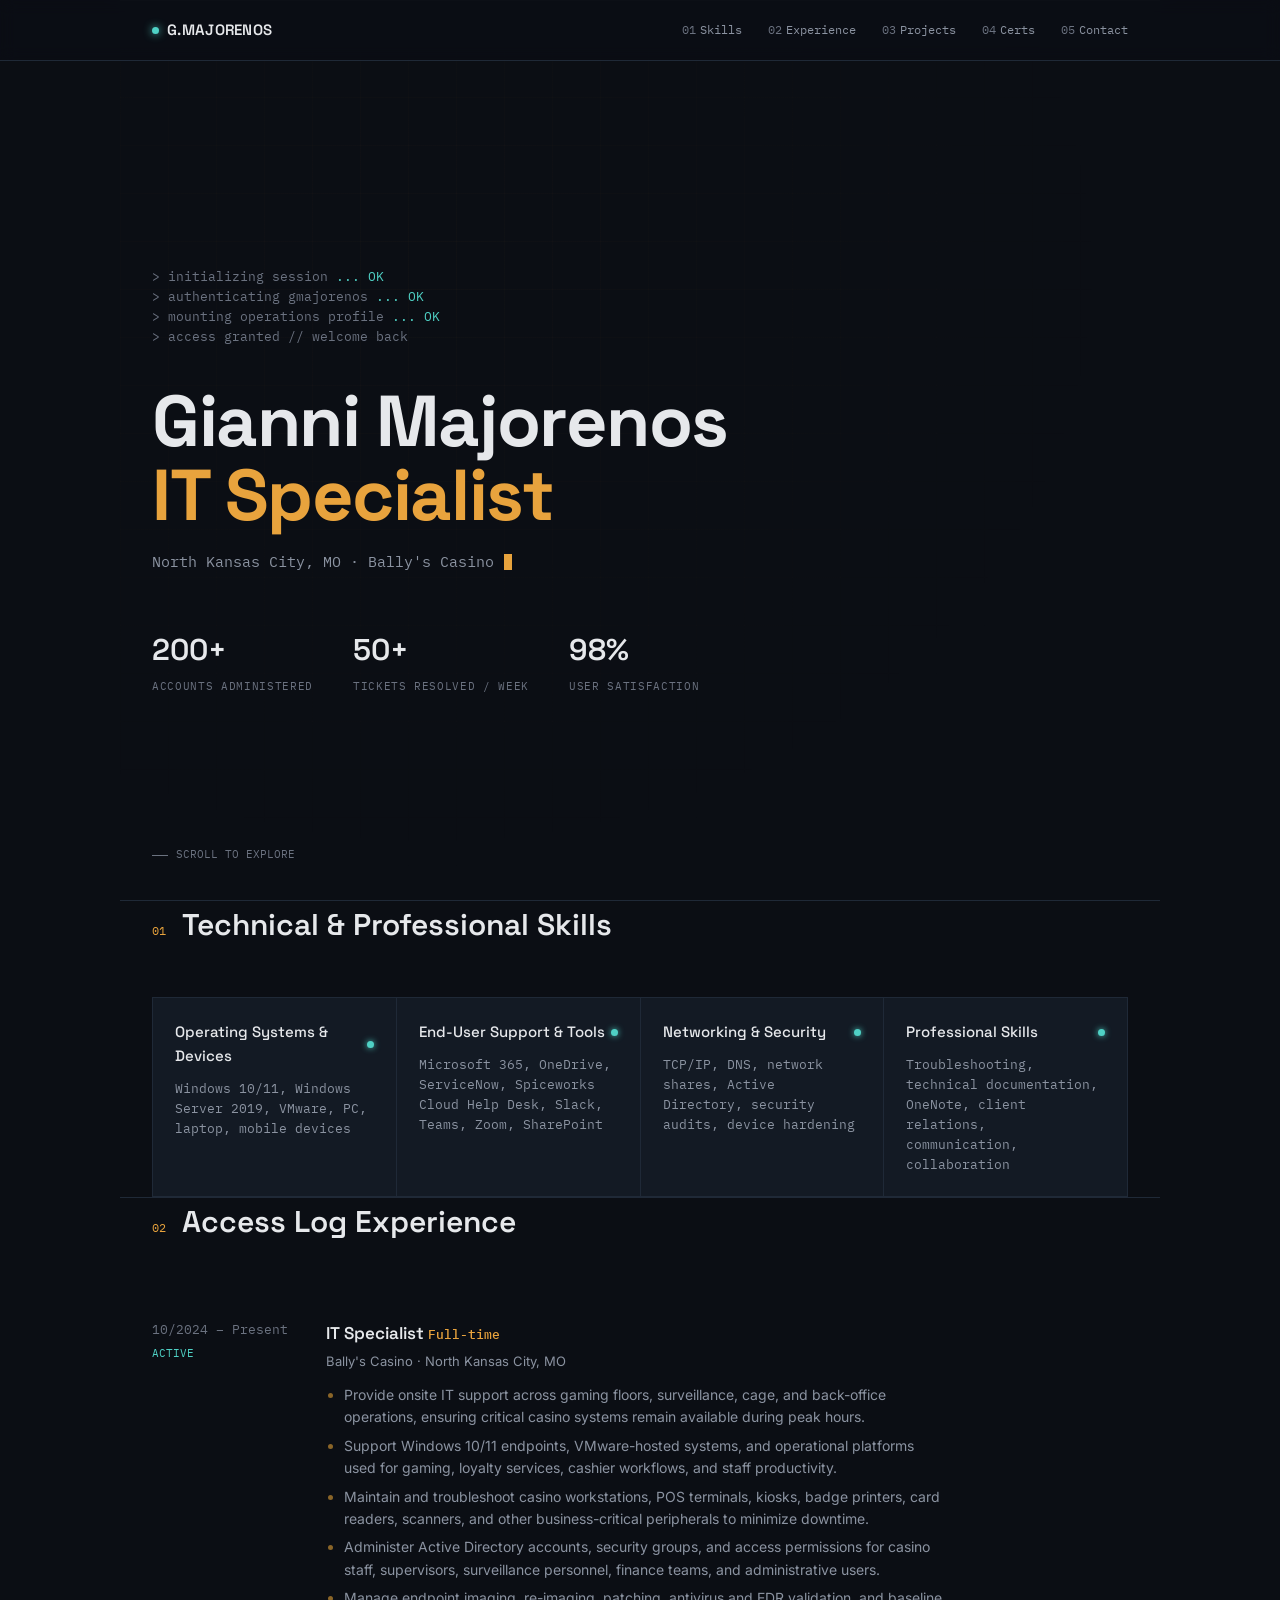
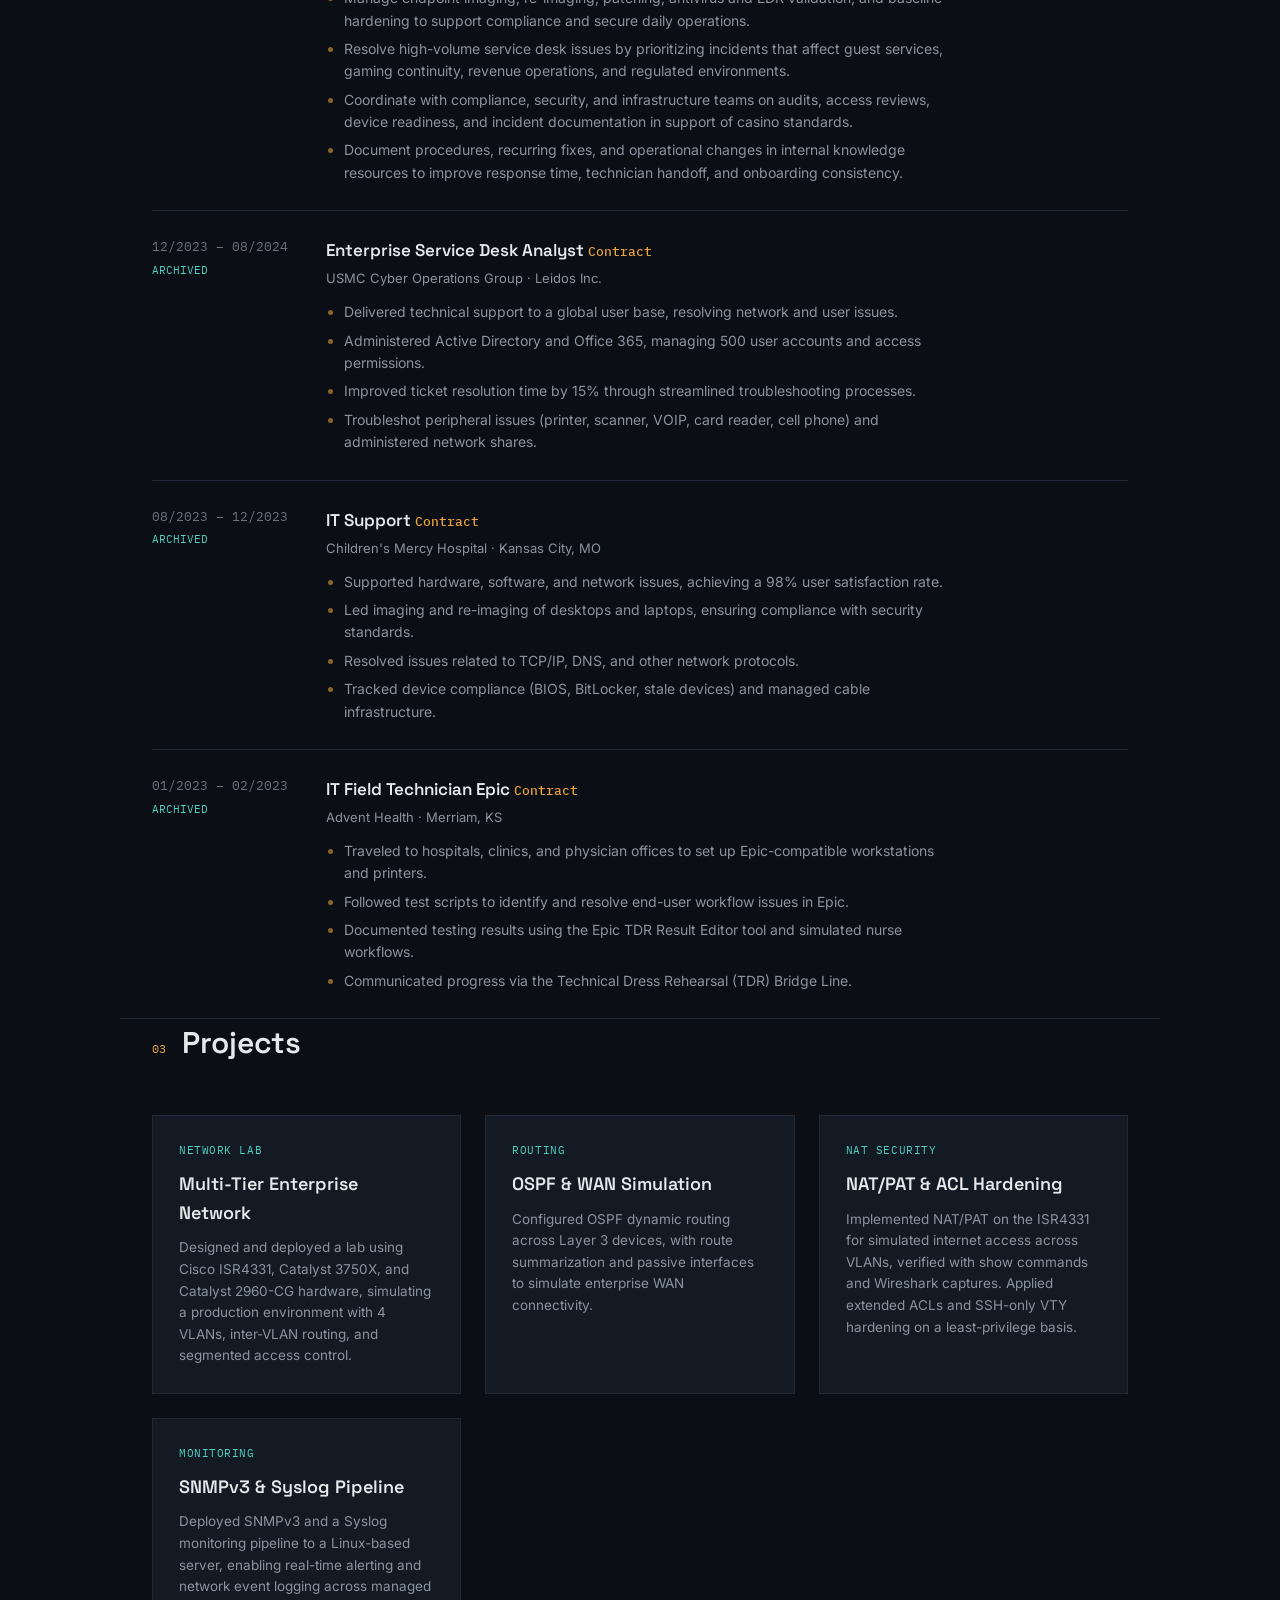
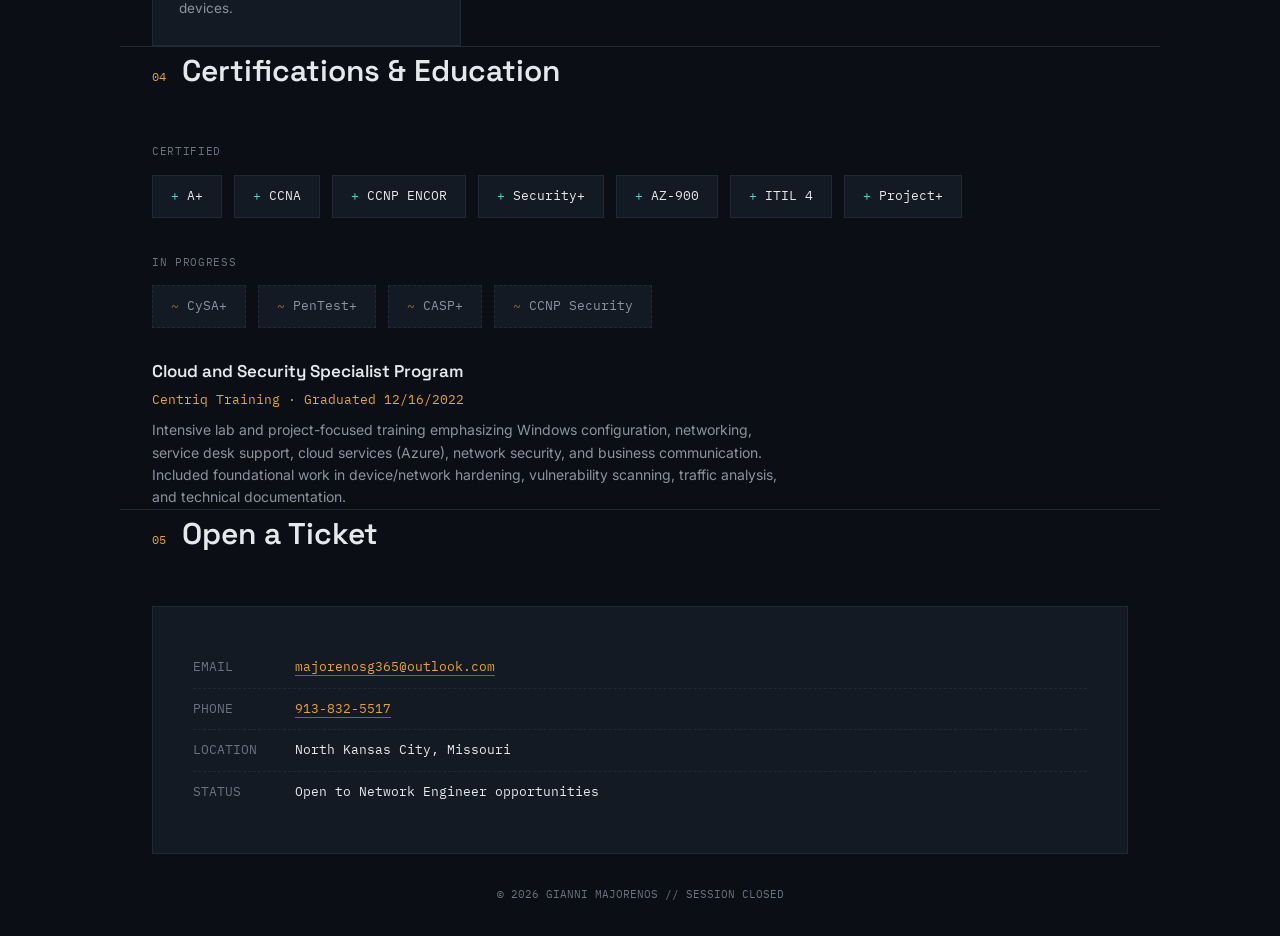
<file: index.html>
<!DOCTYPE html>
<html lang="en">
<head>
  <meta charset="UTF-8" />
  <meta name="viewport" content="width=device-width, initial-scale=1.0" />
  <title>Gianni Majorenos - IT Specialist, Bally's Casino</title>
  <link rel="preconnect" href="https://fonts.googleapis.com">
  <link href="https://fonts.googleapis.com/css2?family=Space+Grotesk:wght@400;500;600;700&family=IBM+Plex+Mono:wght@400;500;600&family=Inter:wght@400;500;600&display=swap" rel="stylesheet">
  <style>
    :root {
      --bg: #0B0E14;
      --panel: #131A24;
      --panel-border: #1F2937;
      --amber: #E8A33D;
      --amber-dim: #8A6528;
      --cyan: #4FD1C5;
      --text: #E6E8EB;
      --muted: #6B7280;
      --muted-2: #8B93A1;
    }

    * { margin: 0; padding: 0; box-sizing: border-box; }

    @media (prefers-reduced-motion: reduce) {
      *, *::before, *::after {
        animation-duration: 0.01ms !important;
        animation-iteration-count: 1 !important;
        transition-duration: 0.01ms !important;
      }
      html { scroll-behavior: auto !important; }
    }

    html { scroll-behavior: smooth; }
    body {
      background: var(--bg);
      color: var(--text);
      font-family: Inter, sans-serif;
      line-height: 1.6;
      overflow-x: hidden;
    }

    ::selection { background: var(--amber); color: var(--bg); }
    a { color: inherit; }
    .mono { font-family: "IBM Plex Mono", monospace; }
    .wrap { max-width: 1040px; margin: 0 auto; padding: 0 32px; }

    nav {
      position: fixed;
      top: 0;
      left: 0;
      right: 0;
      z-index: 100;
      background: rgba(11, 14, 20, 0.85);
      backdrop-filter: blur(8px);
      border-bottom: 1px solid var(--panel-border);
    }

    nav .wrap {
      display: flex;
      align-items: center;
      justify-content: space-between;
      height: 60px;
    }

    .nav-brand {
      font-family: "Space Grotesk", sans-serif;
      font-weight: 600;
      font-size: 15px;
      letter-spacing: 0.02em;
      display: flex;
      align-items: center;
      gap: 8px;
    }

    .dot-live {
      width: 7px;
      height: 7px;
      border-radius: 50%;
      background: var(--cyan);
      box-shadow: 0 0 8px var(--cyan);
      animation: pulse 2s ease-in-out infinite;
    }

    @keyframes pulse {
      0%, 100% { opacity: 1; }
      50% { opacity: 0.4; }
    }

    .nav-links {
      display: flex;
      gap: 26px;
      font-family: "IBM Plex Mono", monospace;
      font-size: 12px;
      color: var(--muted-2);
    }

    .nav-links a {
      text-decoration: none;
      transition: color 0.2s;
    }

    .nav-links a:hover,
    .nav-links a:focus-visible { color: var(--amber); }
    .nav-links span { color: var(--muted); margin-right: 4px; }

    @media (max-width: 720px) {
      .nav-links { display: none; }
    }

    .hero {
      min-height: 100vh;
      display: flex;
      flex-direction: column;
      justify-content: center;
      padding-top: 60px;
      position: relative;
    }

    .hero::before {
      content: "";
      position: absolute;
      inset: 0;
      background-image:
        linear-gradient(rgba(232,163,61,0.025) 1px, transparent 1px),
        linear-gradient(90deg, rgba(232,163,61,0.025) 1px, transparent 1px);
      background-size: 48px 48px;
      pointer-events: none;
      mask-image: radial-gradient(ellipse at 30% 30%, black, transparent 70%);
    }

    .boot-log {
      font-family: "IBM Plex Mono", monospace;
      font-size: 12.5px;
      color: var(--muted);
      margin-bottom: 28px;
      min-height: 90px;
    }

    .boot-log div { opacity: 0; animation: fadeIn 0.4s forwards; }
    .boot-log .ok { color: var(--cyan); }
    .boot-log div:nth-child(1) { animation-delay: 0.1s; }
    .boot-log div:nth-child(2) { animation-delay: 0.4s; }
    .boot-log div:nth-child(3) { animation-delay: 0.7s; }
    .boot-log div:nth-child(4) { animation-delay: 1s; }

    @keyframes fadeIn { to { opacity: 1; } }

    .hero h1 {
      font-family: "Space Grotesk", sans-serif;
      font-weight: 700;
      font-size: clamp(38px, 6.4vw, 72px);
      line-height: 1.03;
      letter-spacing: -0.02em;
      opacity: 0;
      animation: riseIn 0.6s 1.3s forwards;
    }

    .hero h1 .accent { color: var(--amber); }

    @keyframes riseIn {
      from { opacity: 0; transform: translateY(14px); }
      to { opacity: 1; transform: translateY(0); }
    }

    .hero .role {
      font-family: "IBM Plex Mono", monospace;
      font-size: 15px;
      color: var(--muted-2);
      margin-top: 18px;
      opacity: 0;
      animation: riseIn 0.6s 1.6s forwards;
      display: flex;
      align-items: center;
      gap: 10px;
      flex-wrap: wrap;
    }

    .cursor {
      display: inline-block;
      width: 8px;
      height: 16px;
      background: var(--amber);
      animation: blink 1s step-end infinite;
    }

    @keyframes blink { 50% { opacity: 0; } }

    .hero-stats {
      display: flex;
      gap: 40px;
      margin-top: 52px;
      flex-wrap: wrap;
      opacity: 0;
      animation: riseIn 0.6s 1.9s forwards;
    }

    .stat .num {
      font-family: "Space Grotesk", sans-serif;
      font-size: 30px;
      font-weight: 600;
      color: var(--text);
    }

    .stat .label {
      font-family: "IBM Plex Mono", monospace;
      font-size: 11px;
      color: var(--muted);
      text-transform: uppercase;
      letter-spacing: 0.06em;
      margin-top: 4px;
    }

    .scroll-hint {
      position: absolute;
      bottom: 36px;
      left: 32px;
      font-family: "IBM Plex Mono", monospace;
      font-size: 11px;
      color: var(--muted);
      display: flex;
      align-items: center;
      gap: 8px;
    }

    .scroll-hint::before {
      content: "";
      width: 16px;
      height: 1px;
      background: var(--muted);
    }

    section {
      padding: 110px 0;
      border-top: 1px solid var(--panel-border);
    }

    .section-head {
      display: flex;
      align-items: baseline;
      gap: 16px;
      margin-bottom: 48px;
    }

    .section-head .tag {
      font-family: "IBM Plex Mono", monospace;
      font-size: 12px;
      color: var(--amber);
    }

    .section-head h2 {
      font-family: "Space Grotesk", sans-serif;
      font-size: 30px;
      font-weight: 600;
    }

    .status-grid {
      display: grid;
      grid-template-columns: repeat(auto-fill, minmax(230px, 1fr));
      gap: 1px;
      background: var(--panel-border);
      border: 1px solid var(--panel-border);
    }

    .status-item {
      background: var(--panel);
      padding: 22px;
      transition: background 0.2s;
    }

    .status-item:hover { background: #171F2B; }

    .status-item .top-row {
      display: flex;
      align-items: center;
      justify-content: space-between;
      margin-bottom: 10px;
    }

    .status-item .name {
      font-family: "Space Grotesk", sans-serif;
      font-size: 15px;
      font-weight: 500;
    }

    .status-item .indicator {
      width: 7px;
      height: 7px;
      border-radius: 50%;
      background: var(--cyan);
      box-shadow: 0 0 6px var(--cyan);
      flex-shrink: 0;
    }

    .status-item .desc {
      font-size: 12.5px;
      color: var(--muted-2);
      font-family: "IBM Plex Mono", monospace;
      line-height: 1.6;
    }

    .log {
      font-family: "IBM Plex Mono", monospace;
      font-size: 13px;
    }

    .log-entry {
      display: grid;
      grid-template-columns: 150px 1fr;
      gap: 24px;
      padding: 26px 0;
      border-top: 1px solid var(--panel-border);
    }

    .log-entry:first-child { border-top: none; }
    .log-time { color: var(--muted); }

    .log-time .status {
      color: var(--cyan);
      display: block;
      margin-top: 4px;
      font-size: 11px;
    }

    .log-body h3 {
      font-family: "Space Grotesk", sans-serif;
      font-size: 17px;
      font-weight: 600;
      margin-bottom: 4px;
      color: var(--text);
    }

    .log-body h3 span {
      color: var(--amber);
      font-family: "IBM Plex Mono", monospace;
      font-size: 13px;
      font-weight: 500;
    }

    .log-body .place {
      font-family: Inter, sans-serif;
      font-size: 13px;
      color: var(--muted-2);
      margin-bottom: 12px;
    }

    .log-body ul {
      font-family: Inter, sans-serif;
      font-size: 14px;
      color: var(--muted-2);
      max-width: 620px;
      padding-left: 18px;
      display: flex;
      flex-direction: column;
      gap: 6px;
    }

    .log-body ul li::marker { color: var(--amber-dim); }

    @media (max-width: 640px) {
      .log-entry { grid-template-columns: 1fr; gap: 8px; }
    }

    .projects {
      display: grid;
      grid-template-columns: repeat(auto-fit, minmax(280px, 1fr));
      gap: 24px;
    }

    .project-card {
      background: var(--panel);
      border: 1px solid var(--panel-border);
      padding: 26px;
      transition: border-color 0.2s, transform 0.2s;
    }

    .project-card:hover {
      border-color: var(--amber-dim);
      transform: translateY(-2px);
    }

    .project-card .ptag {
      font-family: "IBM Plex Mono", monospace;
      font-size: 11px;
      color: var(--cyan);
      text-transform: uppercase;
      letter-spacing: 0.05em;
    }

    .project-card h3 {
      font-family: "Space Grotesk", sans-serif;
      font-size: 18px;
      font-weight: 600;
      margin: 10px 0;
    }

    .project-card p {
      font-size: 13.5px;
      color: var(--muted-2);
    }

    .cert-grid {
      display: flex;
      flex-wrap: wrap;
      gap: 12px;
    }

    .cert-pill {
      font-family: "IBM Plex Mono", monospace;
      font-size: 13px;
      padding: 10px 18px;
      border: 1px solid var(--panel-border);
      background: var(--panel);
      color: var(--text);
    }

    .cert-pill.progress {
      color: var(--muted-2);
      border-style: dashed;
    }

    .cert-pill.progress::before { content: "~ "; color: var(--amber-dim); }
    .cert-pill:not(.progress)::before { content: "+ "; color: var(--cyan); }

    .cert-sub {
      font-family: "IBM Plex Mono", monospace;
      font-size: 11px;
      color: var(--muted);
      text-transform: uppercase;
      letter-spacing: 0.06em;
      margin: 36px 0 14px;
    }

    .cert-sub:first-child { margin-top: 0; }
    .edu-block { margin-top: 30px; }

    .edu-block h3 {
      font-family: "Space Grotesk", sans-serif;
      font-size: 17px;
      font-weight: 600;
    }

    .edu-block .place {
      font-family: "IBM Plex Mono", monospace;
      font-size: 12.5px;
      color: var(--amber);
      margin: 4px 0 10px;
    }

    .edu-block p {
      font-size: 14px;
      color: var(--muted-2);
      max-width: 640px;
    }

    .ticket-box {
      background: var(--panel);
      border: 1px solid var(--panel-border);
      padding: 40px;
    }

    .ticket-box .field-row {
      font-family: "IBM Plex Mono", monospace;
      font-size: 13px;
      display: flex;
      gap: 12px;
      padding: 10px 0;
      border-bottom: 1px dashed var(--panel-border);
      flex-wrap: wrap;
    }

    .ticket-box .field-row:last-child { border-bottom: none; }
    .ticket-box .field-key { color: var(--muted); min-width: 90px; }
    .ticket-box .field-val a {
      color: var(--amber);
      text-decoration: none;
      border-bottom: 1px solid var(--amber-dim);
    }
    .ticket-box .field-val a:hover { border-color: var(--amber); }

    footer {
      padding: 32px;
      text-align: center;
      font-family: "IBM Plex Mono", monospace;
      font-size: 11px;
      color: var(--muted);
    }

    @media (max-width: 640px) {
      section { padding: 70px 0; }
      .wrap { padding: 0 20px; }
    }
  </style>
</head>
<body>
  <nav>
    <div class="wrap">
      <div class="nav-brand"><span class="dot-live"></span>G.MAJORENOS</div>
      <div class="nav-links">
        <a href="#skills"><span>01</span>Skills</a>
        <a href="#log"><span>02</span>Experience</a>
        <a href="#projects"><span>03</span>Projects</a>
        <a href="#certs"><span>04</span>Certs</a>
        <a href="#contact"><span>05</span>Contact</a>
      </div>
    </div>
  </nav>

  <section class="hero wrap">
    <div class="boot-log">
      <div>&gt; initializing session <span class="ok">... OK</span></div>
      <div>&gt; authenticating <span class="mono">gmajorenos</span> <span class="ok">... OK</span></div>
      <div>&gt; mounting operations profile <span class="ok">... OK</span></div>
      <div>&gt; access granted // welcome back</div>
    </div>

    <h1>Gianni Majorenos<br><span class="accent">IT Specialist</span></h1>

    <div class="role">
      North Kansas City, MO · Bally's Casino
      <span class="cursor"></span>
    </div>

    <div class="hero-stats">
      <div class="stat"><div class="num">200+</div><div class="label">Accounts Administered</div></div>
      <div class="stat"><div class="num">50+</div><div class="label">Tickets Resolved / Week</div></div>
      <div class="stat"><div class="num">98%</div><div class="label">User Satisfaction</div></div>
    </div>

    <div class="scroll-hint">SCROLL TO EXPLORE</div>
  </section>

  <section id="skills" class="wrap">
    <div class="section-head">
      <span class="tag">01</span>
      <h2>Technical &amp; Professional Skills</h2>
    </div>

    <div class="status-grid">
      <div class="status-item">
        <div class="top-row"><span class="name">Operating Systems &amp; Devices</span><span class="indicator"></span></div>
        <div class="desc">Windows 10/11, Windows Server 2019, VMware, PC, laptop, mobile devices</div>
      </div>
      <div class="status-item">
        <div class="top-row"><span class="name">End-User Support &amp; Tools</span><span class="indicator"></span></div>
        <div class="desc">Microsoft 365, OneDrive, ServiceNow, Spiceworks Cloud Help Desk, Slack, Teams, Zoom, SharePoint</div>
      </div>
      <div class="status-item">
        <div class="top-row"><span class="name">Networking &amp; Security</span><span class="indicator"></span></div>
        <div class="desc">TCP/IP, DNS, network shares, Active Directory, security audits, device hardening</div>
      </div>
      <div class="status-item">
        <div class="top-row"><span class="name">Professional Skills</span><span class="indicator"></span></div>
        <div class="desc">Troubleshooting, technical documentation, OneNote, client relations, communication, collaboration</div>
      </div>
    </div>
  </section>

  <section id="log" class="wrap">
    <div class="section-head">
      <span class="tag">02</span>
      <h2>Access Log Experience</h2>
    </div>

    <div class="log">
      <div class="log-entry">
        <div class="log-time">
          10/2024 – Present
          <span class="status">ACTIVE</span>
        </div>
        <div class="log-body">
          <h3>IT Specialist <span>Full-time</span></h3>
          <div class="place">Bally's Casino · North Kansas City, MO</div>
          <ul>
            <li>Provide onsite IT support across gaming floors, surveillance, cage, and back-office operations, ensuring critical casino systems remain available during peak hours.</li>
            <li>Support Windows 10/11 endpoints, VMware-hosted systems, and operational platforms used for gaming, loyalty services, cashier workflows, and staff productivity.</li>
            <li>Maintain and troubleshoot casino workstations, POS terminals, kiosks, badge printers, card readers, scanners, and other business-critical peripherals to minimize downtime.</li>
            <li>Administer Active Directory accounts, security groups, and access permissions for casino staff, supervisors, surveillance personnel, finance teams, and administrative users.</li>
            <li>Manage endpoint imaging, re-imaging, patching, antivirus and EDR validation, and baseline hardening to support compliance and secure daily operations.</li>
            <li>Resolve high-volume service desk issues by prioritizing incidents that affect guest services, gaming continuity, revenue operations, and regulated environments.</li>
            <li>Coordinate with compliance, security, and infrastructure teams on audits, access reviews, device readiness, and incident documentation in support of casino standards.</li>
            <li>Document procedures, recurring fixes, and operational changes in internal knowledge resources to improve response time, technician handoff, and onboarding consistency.</li>
          </ul>
        </div>
      </div>

      <div class="log-entry">
        <div class="log-time">12/2023 – 08/2024<span class="status">ARCHIVED</span></div>
        <div class="log-body">
          <h3>Enterprise Service Desk Analyst <span>Contract</span></h3>
          <div class="place">USMC Cyber Operations Group · Leidos Inc.</div>
          <ul>
            <li>Delivered technical support to a global user base, resolving network and user issues.</li>
            <li>Administered Active Directory and Office 365, managing 500 user accounts and access permissions.</li>
            <li>Improved ticket resolution time by 15% through streamlined troubleshooting processes.</li>
            <li>Troubleshot peripheral issues (printer, scanner, VOIP, card reader, cell phone) and administered network shares.</li>
          </ul>
        </div>
      </div>

      <div class="log-entry">
        <div class="log-time">08/2023 – 12/2023<span class="status">ARCHIVED</span></div>
        <div class="log-body">
          <h3>IT Support <span>Contract</span></h3>
          <div class="place">Children's Mercy Hospital · Kansas City, MO</div>
          <ul>
            <li>Supported hardware, software, and network issues, achieving a 98% user satisfaction rate.</li>
            <li>Led imaging and re-imaging of desktops and laptops, ensuring compliance with security standards.</li>
            <li>Resolved issues related to TCP/IP, DNS, and other network protocols.</li>
            <li>Tracked device compliance (BIOS, BitLocker, stale devices) and managed cable infrastructure.</li>
          </ul>
        </div>
      </div>

      <div class="log-entry">
        <div class="log-time">01/2023 – 02/2023<span class="status">ARCHIVED</span></div>
        <div class="log-body">
          <h3>IT Field Technician Epic <span>Contract</span></h3>
          <div class="place">Advent Health · Merriam, KS</div>
          <ul>
            <li>Traveled to hospitals, clinics, and physician offices to set up Epic-compatible workstations and printers.</li>
            <li>Followed test scripts to identify and resolve end-user workflow issues in Epic.</li>
            <li>Documented testing results using the Epic TDR Result Editor tool and simulated nurse workflows.</li>
            <li>Communicated progress via the Technical Dress Rehearsal (TDR) Bridge Line.</li>
          </ul>
        </div>
      </div>
    </div>
  </section>

  <section id="projects" class="wrap">
    <div class="section-head">
      <span class="tag">03</span>
      <h2>Projects</h2>
    </div>

    <div class="projects">
      <div class="project-card">
        <div class="ptag">Network Lab</div>
        <h3>Multi-Tier Enterprise Network</h3>
        <p>Designed and deployed a lab using Cisco ISR4331, Catalyst 3750X, and Catalyst 2960-CG hardware, simulating a production environment with 4 VLANs, inter-VLAN routing, and segmented access control.</p>
      </div>
      <div class="project-card">
        <div class="ptag">Routing</div>
        <h3>OSPF &amp; WAN Simulation</h3>
        <p>Configured OSPF dynamic routing across Layer 3 devices, with route summarization and passive interfaces to simulate enterprise WAN connectivity.</p>
      </div>
      <div class="project-card">
        <div class="ptag">NAT Security</div>
        <h3>NAT/PAT &amp; ACL Hardening</h3>
        <p>Implemented NAT/PAT on the ISR4331 for simulated internet access across VLANs, verified with show commands and Wireshark captures. Applied extended ACLs and SSH-only VTY hardening on a least-privilege basis.</p>
      </div>
      <div class="project-card">
        <div class="ptag">Monitoring</div>
        <h3>SNMPv3 &amp; Syslog Pipeline</h3>
        <p>Deployed SNMPv3 and a Syslog monitoring pipeline to a Linux-based server, enabling real-time alerting and network event logging across managed devices.</p>
      </div>
    </div>
  </section>

  <section id="certs" class="wrap">
    <div class="section-head">
      <span class="tag">04</span>
      <h2>Certifications &amp; Education</h2>
    </div>

    <div class="cert-sub">Certified</div>
    <div class="cert-grid">
      <div class="cert-pill">A+</div>
      <div class="cert-pill">CCNA</div>
      <div class="cert-pill">CCNP ENCOR</div>
      <div class="cert-pill">Security+</div>
      <div class="cert-pill">AZ-900</div>
      <div class="cert-pill">ITIL 4</div>
      <div class="cert-pill">Project+</div>
    </div>

    <div class="cert-sub">In Progress</div>
    <div class="cert-grid">
      <div class="cert-pill progress">CySA+</div>
      <div class="cert-pill progress">PenTest+</div>
      <div class="cert-pill progress">CASP+</div>
      <div class="cert-pill progress">CCNP Security</div>
    </div>

    <div class="edu-block">
      <h3>Cloud and Security Specialist Program</h3>
      <div class="place">Centriq Training · Graduated 12/16/2022</div>
      <p>Intensive lab and project-focused training emphasizing Windows configuration, networking, service desk support, cloud services (Azure), network security, and business communication. Included foundational work in device/network hardening, vulnerability scanning, traffic analysis, and technical documentation.</p>
    </div>
  </section>

  <section id="contact" class="wrap">
    <div class="section-head">
      <span class="tag">05</span>
      <h2>Open a Ticket</h2>
    </div>

    <div class="ticket-box">
      <div class="field-row"><span class="field-key">EMAIL</span><span class="field-val"><a href="mailto:majorenosg365@outlook.com">majorenosg365@outlook.com</a></span></div>
      <div class="field-row"><span class="field-key">PHONE</span><span class="field-val"><a href="tel:9138325517">913-832-5517</a></span></div>
      <div class="field-row"><span class="field-key">LOCATION</span><span class="field-val">North Kansas City, Missouri</span></div>
      <div class="field-row"><span class="field-key">STATUS</span><span class="field-val">Open to Network Engineer opportunities</span></div>
    </div>
  </section>

  <footer>© 2026 GIANNI MAJORENOS // SESSION CLOSED</footer>
</body>
</html>
</file>
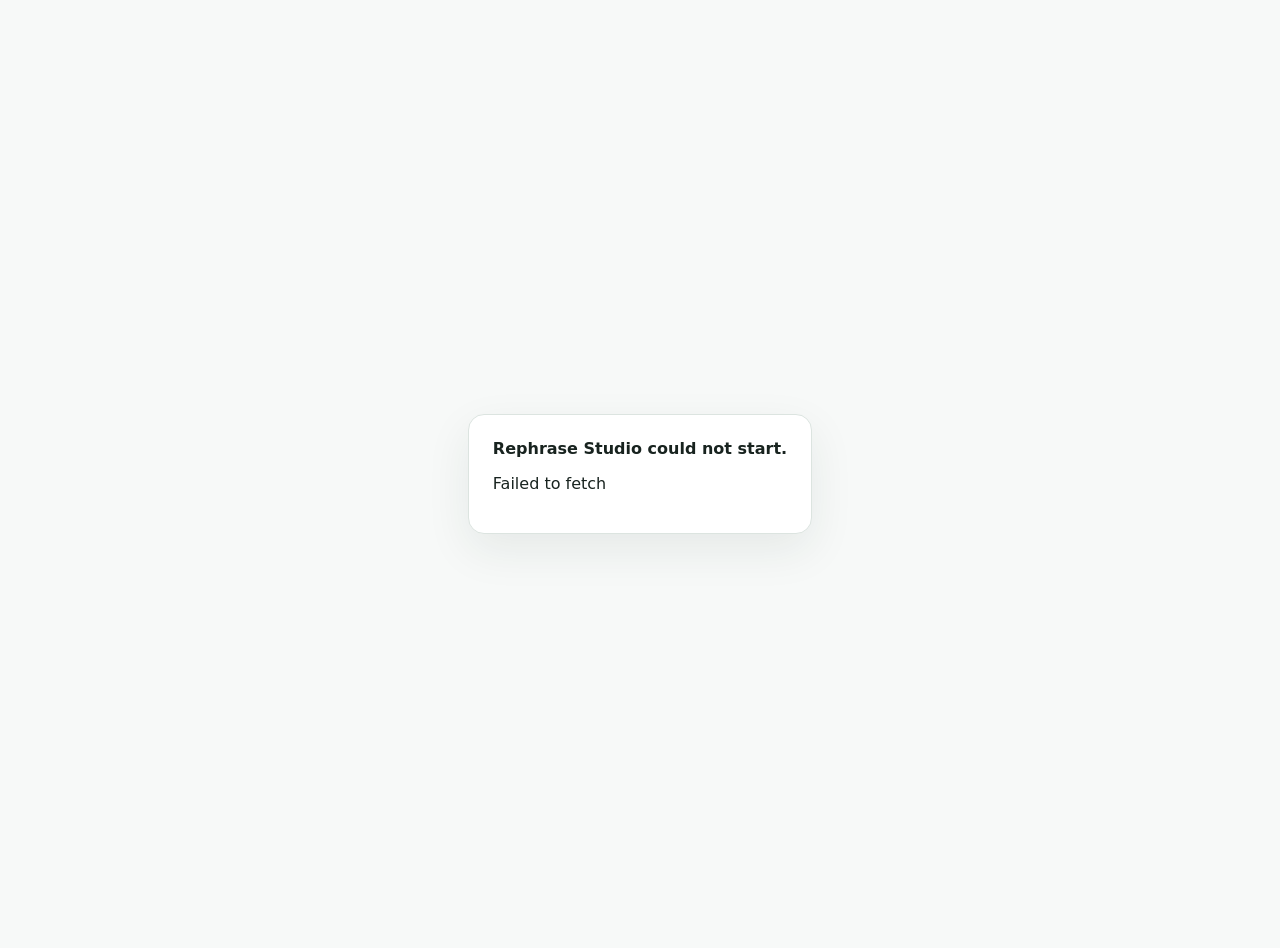
<file: rephrase-studio/index.html>
<!doctype html><html><head><meta charset="utf-8"><meta name="viewport" content="width=device-width,initial-scale=1"><title>Rephrase Studio</title><style>html,body{margin:0;min-height:100%;font-family:system-ui;background:#f7f9f8;color:#18231f}main{min-height:100vh;display:grid;place-items:center;padding:24px}.card{max-width:520px;background:white;border:1px solid #dce4e0;border-radius:16px;padding:24px;box-shadow:0 16px 45px #17352b14}.spin{width:28px;height:28px;border:3px solid #dce4e0;border-top-color:#087a55;border-radius:50%;animation:s .8s linear infinite;margin-bottom:14px}@keyframes s{to{transform:rotate(360deg)}}</style></head><body><main><div class="card"><div class="spin"></div><b>Loading Rephrase Studio…</b><p>The audited paraphrasing workspace is starting.</p></div></main><script>(async()=>{try{if(!('DecompressionStream' in window))throw new Error('This browser needs a current version of Chrome, Edge, Firefox, or Safari.');const b64=(await fetch('https://raw.githubusercontent.com/Gabmars2026/Resume/d93c584c3ec31eb60ba4464224fc81680f3416c4/rephrase-studio/app.b64',{cache:'force-cache'}).then(r=>{if(!r.ok)throw new Error('Site package could not be loaded.');return r.text()})).trim();const bin=atob(b64);const bytes=new Uint8Array(bin.length);for(let i=0;i<bin.length;i++)bytes[i]=bin.charCodeAt(i);const ds=new DecompressionStream('gzip');const html=await new Response(new Blob([bytes]).stream().pipeThrough(ds)).text();document.open();document.write(html);document.close()}catch(e){document.querySelector('.card').innerHTML='<b>Rephrase Studio could not start.</b><p>'+String(e.message||e)+'</p>'}})();</script></body></html>
</file>
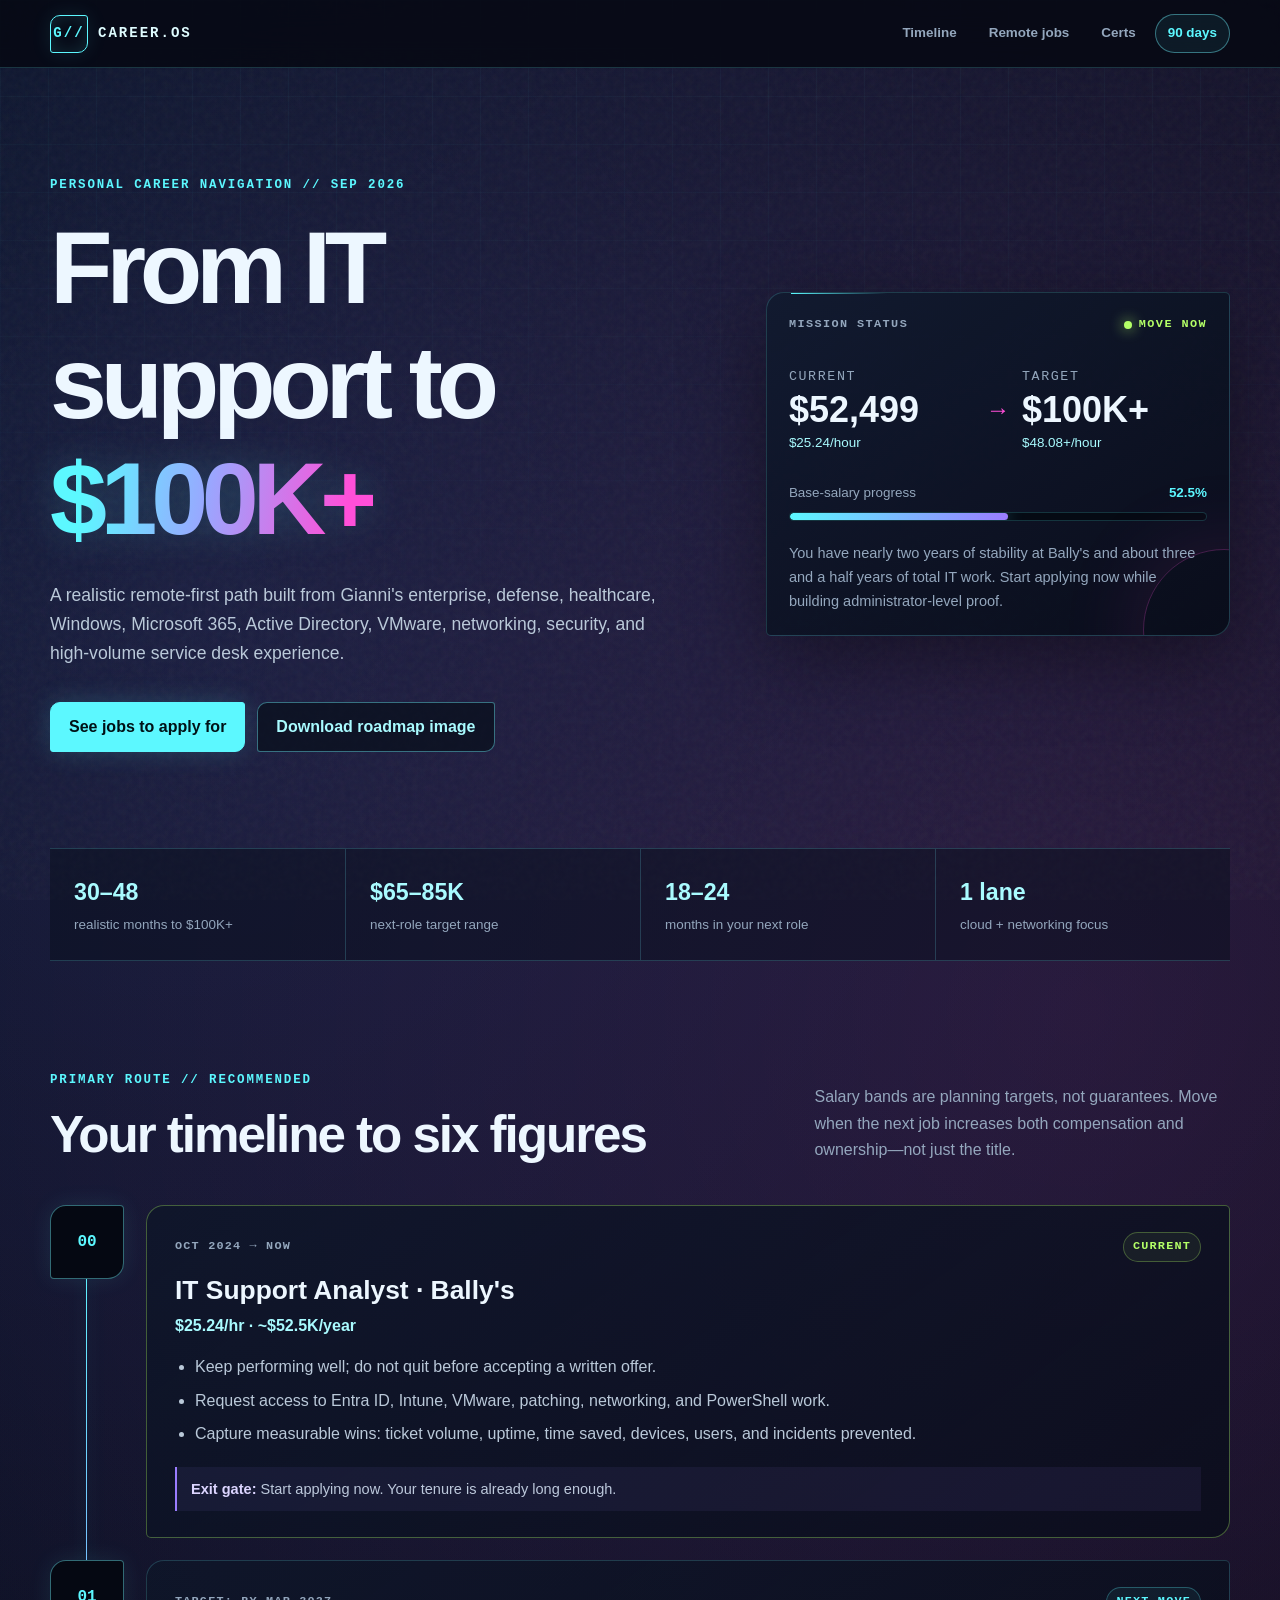
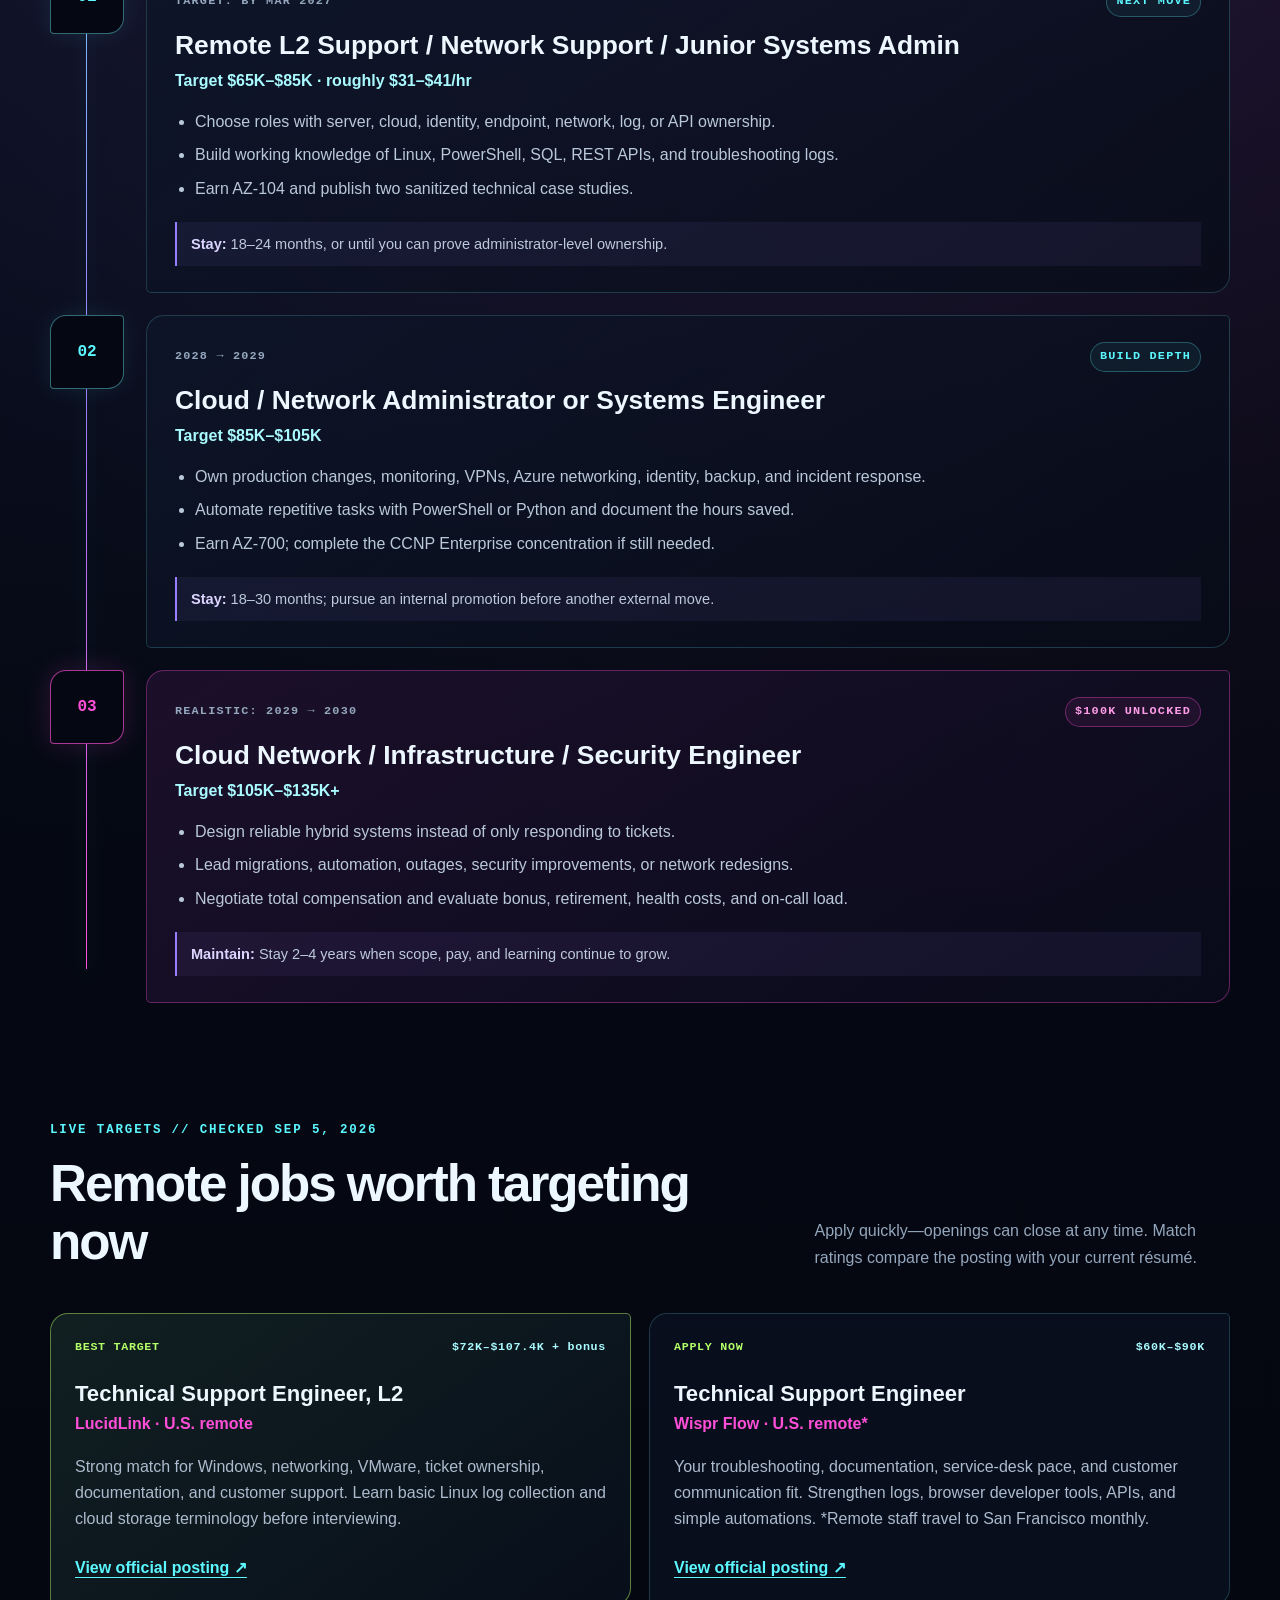
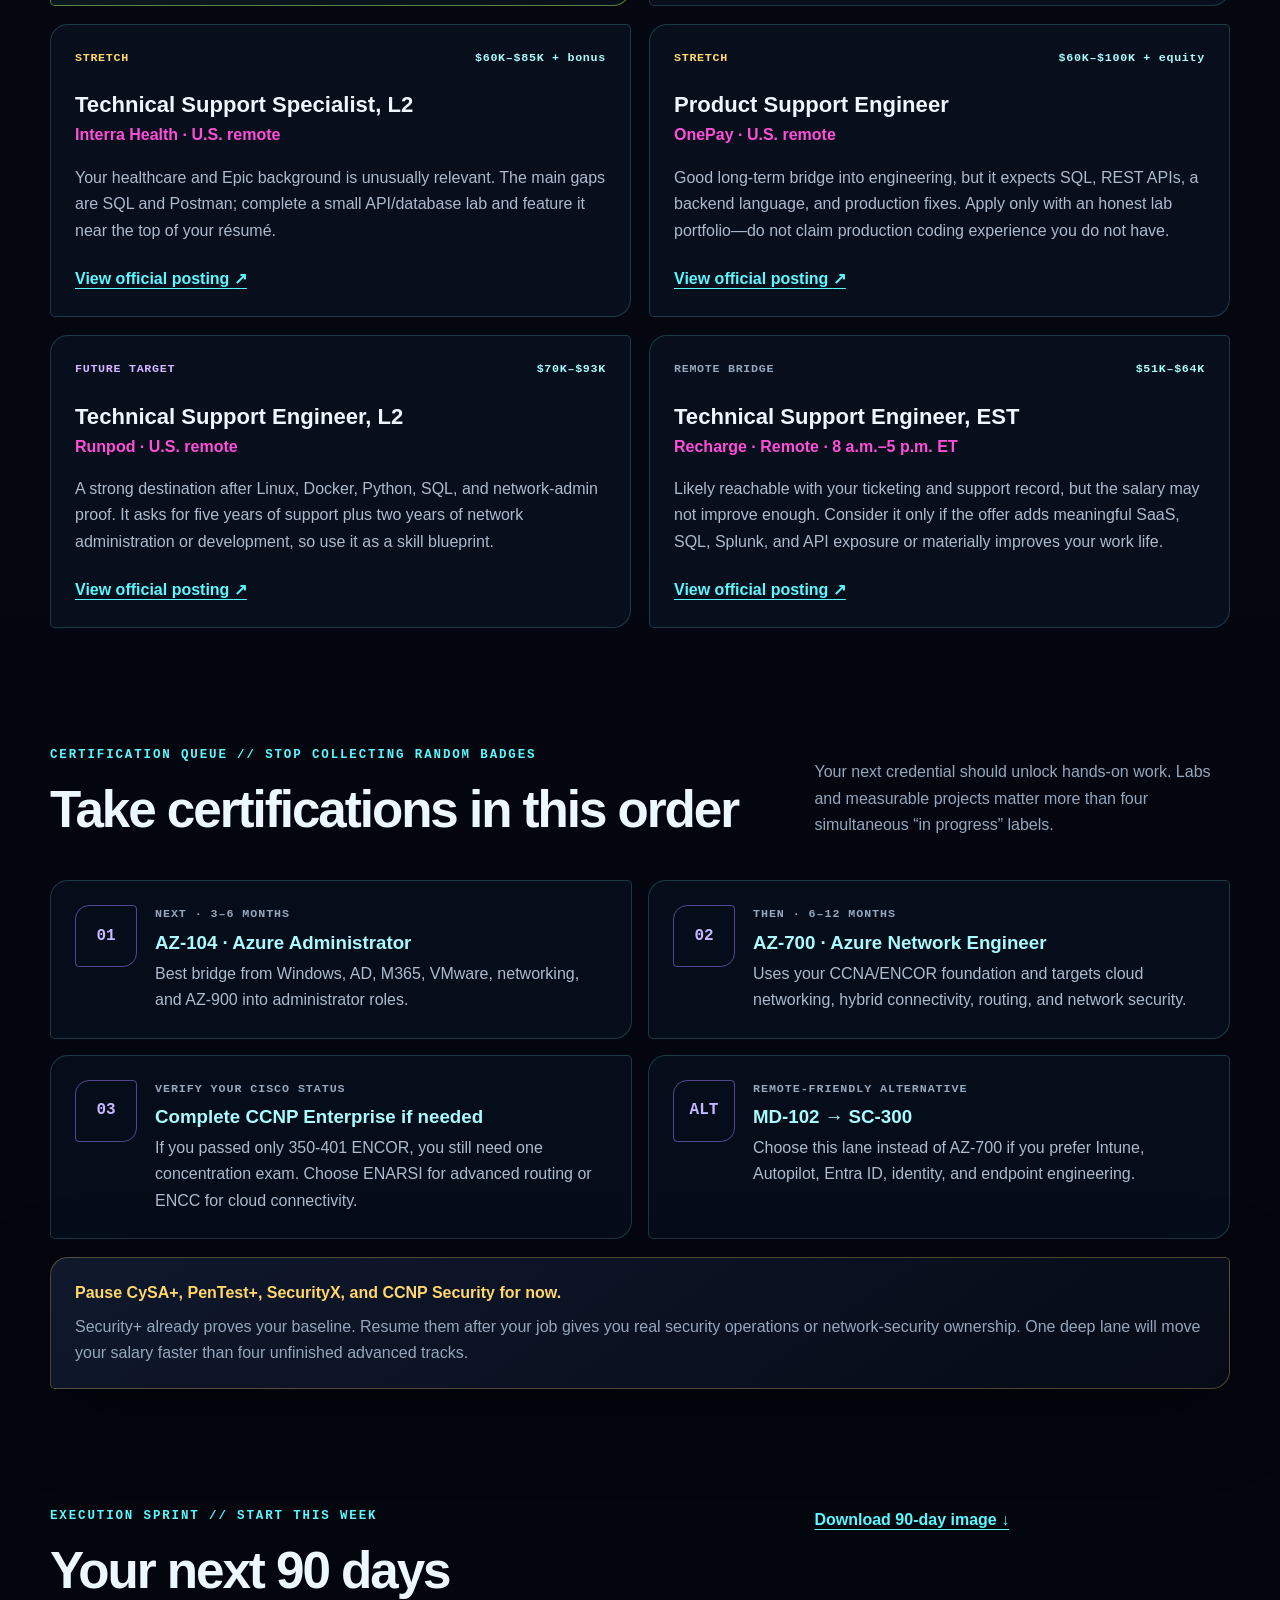
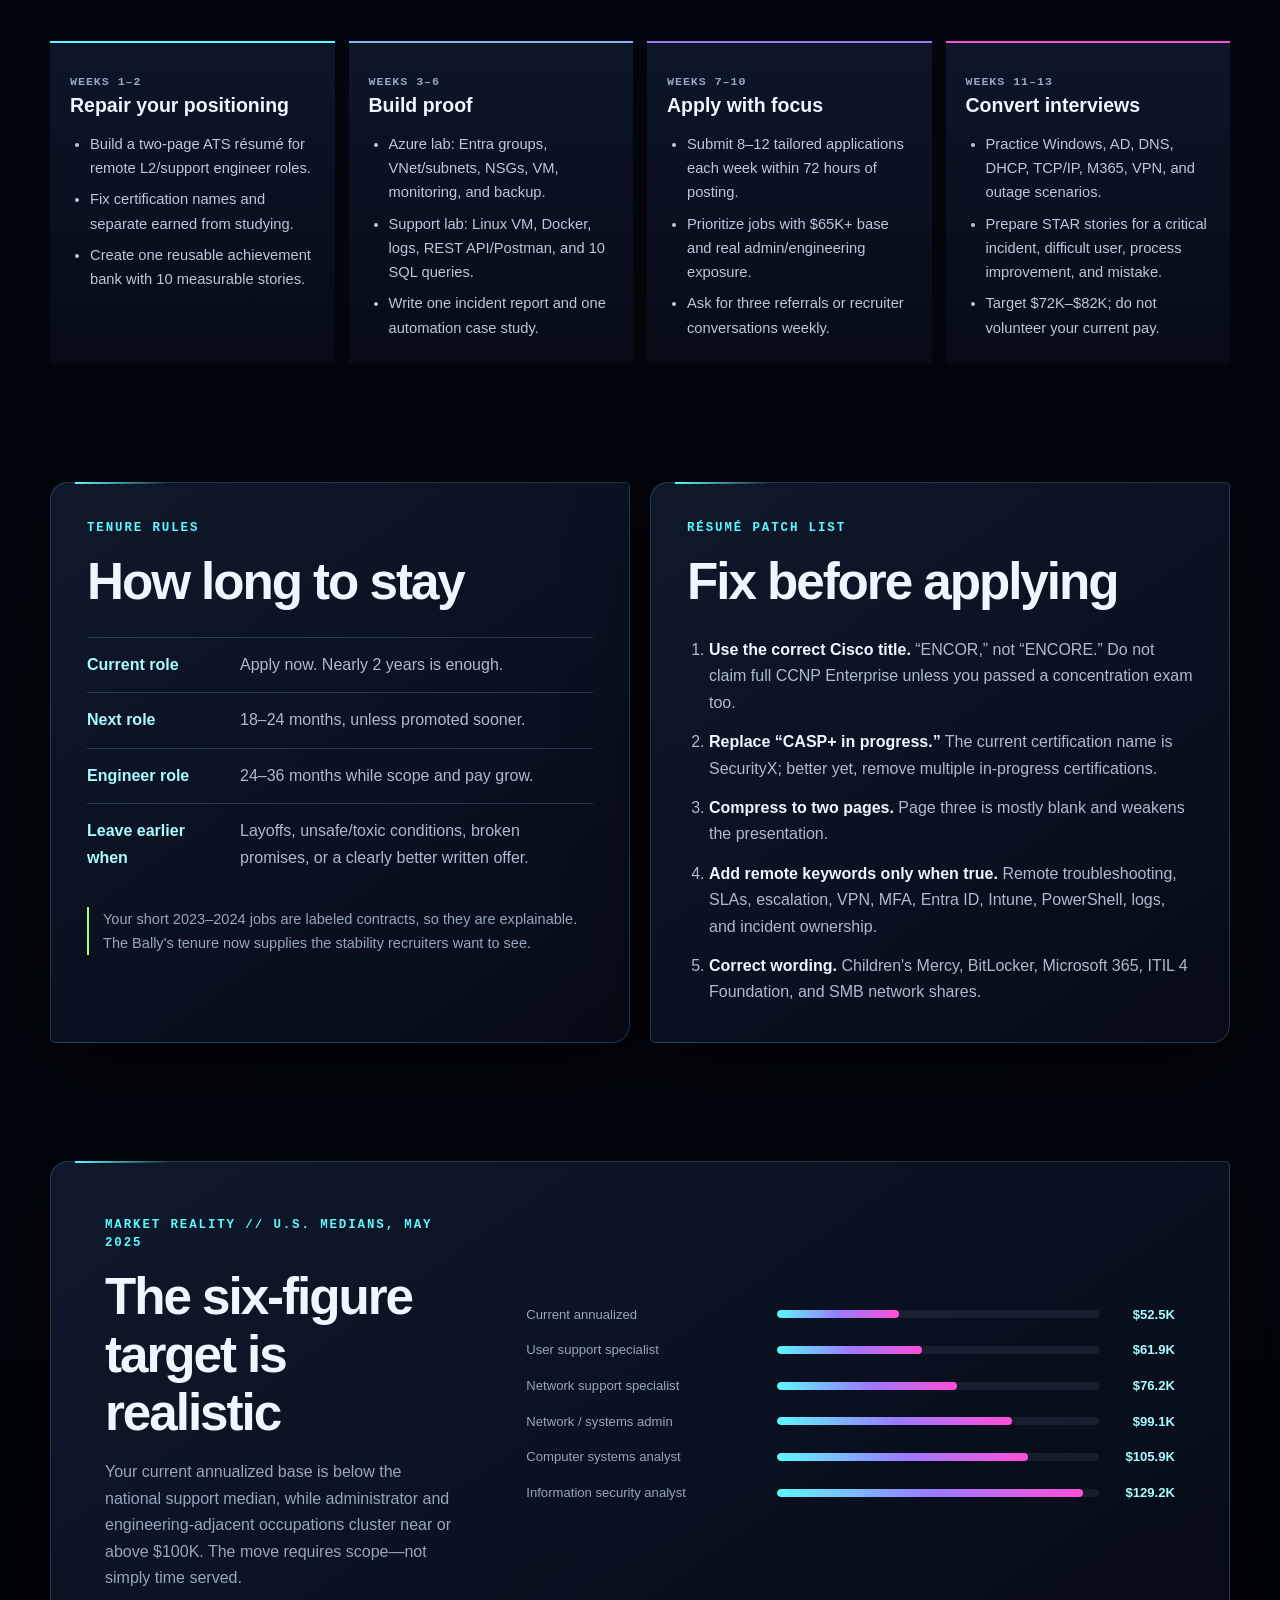
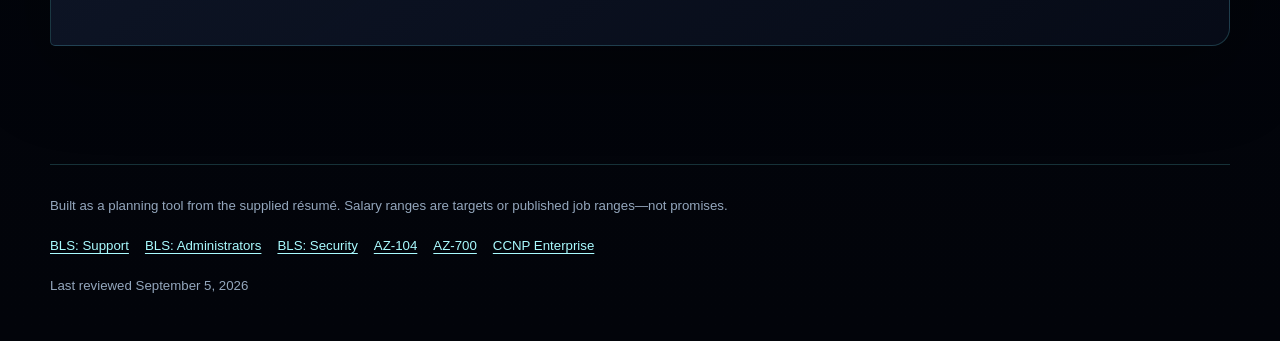
<file: six-figure-roadmap/index.html>
<!doctype html>
<html lang="en">
  <head>
    <meta charset="UTF-8" />
    <meta name="viewport" content="width=device-width, initial-scale=1" />
    <meta name="theme-color" content="#050812" />
    <meta
      name="description"
      content="Gianni's personalized roadmap from IT support at $25.24 per hour to a remote six-figure cloud and network engineering career."
    />
    <title>Gianni's $100K IT Career Roadmap</title>
    <link rel="stylesheet" href="./styles.css" />
  </head>
  <body>
    <a class="skip-link" href="#roadmap">Skip to career roadmap</a>
    <div class="noise" aria-hidden="true"></div>

    <header class="topbar">
      <a class="brand" href="#top" aria-label="Career roadmap home">
        <span class="brand-mark" aria-hidden="true">G//</span>
        <span>CAREER.OS</span>
      </a>
      <nav aria-label="Page sections">
        <a href="#roadmap">Timeline</a>
        <a href="#jobs">Remote jobs</a>
        <a href="#certs">Certs</a>
        <a href="#action-plan">90 days</a>
      </nav>
    </header>

    <main id="top">
      <section class="hero shell" aria-labelledby="hero-title">
        <div class="hero-copy">
          <p class="eyebrow">PERSONAL CAREER NAVIGATION // SEP 2026</p>
          <h1 id="hero-title">From IT support to <span>$100K+</span></h1>
          <p class="hero-intro">
            A realistic remote-first path built from Gianni's enterprise, defense,
            healthcare, Windows, Microsoft 365, Active Directory, VMware, networking,
            security, and high-volume service desk experience.
          </p>
          <div class="hero-actions">
            <a class="button button-primary" href="#jobs">See jobs to apply for</a>
            <a class="button button-ghost" href="./assets/gianni-career-roadmap.png" download>Download roadmap image</a>
          </div>
        </div>

        <aside class="mission-card" aria-label="Current position and goal">
          <div class="mission-head">
            <span>MISSION STATUS</span>
            <span class="status"><i></i> MOVE NOW</span>
          </div>
          <div class="salary-readout">
            <div>
              <small>CURRENT</small>
              <strong>$52,499</strong>
              <span>$25.24/hour</span>
            </div>
            <div class="arrow" aria-hidden="true">→</div>
            <div>
              <small>TARGET</small>
              <strong>$100K+</strong>
              <span>$48.08+/hour</span>
            </div>
          </div>
          <div class="progress-label">
            <span>Base-salary progress</span>
            <strong>52.5%</strong>
          </div>
          <div class="progress-track" aria-label="52.5 percent of the way to $100,000">
            <span></span>
          </div>
          <p>
            You have nearly two years of stability at Bally's and about three and a half
            years of total IT work. Start applying now while building administrator-level proof.
          </p>
        </aside>
      </section>

      <section class="metrics shell" aria-label="Career plan highlights">
        <article><strong>30–48</strong><span>realistic months to $100K+</span></article>
        <article><strong>$65–85K</strong><span>next-role target range</span></article>
        <article><strong>18–24</strong><span>months in your next role</span></article>
        <article><strong>1 lane</strong><span>cloud + networking focus</span></article>
      </section>

      <section class="section shell" id="roadmap" aria-labelledby="roadmap-title">
        <div class="section-heading">
          <div>
            <p class="eyebrow">PRIMARY ROUTE // RECOMMENDED</p>
            <h2 id="roadmap-title">Your timeline to six figures</h2>
          </div>
          <p>
            Salary bands are planning targets, not guarantees. Move when the next job increases
            both compensation and ownership—not just the title.
          </p>
        </div>

        <div class="timeline">
          <article class="timeline-card current">
            <div class="timeline-node"><span>00</span></div>
            <div class="timeline-body">
              <div class="timeline-meta">
                <span>OCT 2024 → NOW</span>
                <span class="tag tag-current">CURRENT</span>
              </div>
              <h3>IT Support Analyst · Bally's</h3>
              <p class="pay">$25.24/hr · ~$52.5K/year</p>
              <ul>
                <li>Keep performing well; do not quit before accepting a written offer.</li>
                <li>Request access to Entra ID, Intune, VMware, patching, networking, and PowerShell work.</li>
                <li>Capture measurable wins: ticket volume, uptime, time saved, devices, users, and incidents prevented.</li>
              </ul>
              <div class="exit-gate"><strong>Exit gate:</strong> Start applying now. Your tenure is already long enough.</div>
            </div>
          </article>

          <article class="timeline-card">
            <div class="timeline-node"><span>01</span></div>
            <div class="timeline-body">
              <div class="timeline-meta">
                <span>TARGET: BY MAR 2027</span>
                <span class="tag">NEXT MOVE</span>
              </div>
              <h3>Remote L2 Support / Network Support / Junior Systems Admin</h3>
              <p class="pay">Target $65K–$85K · roughly $31–$41/hr</p>
              <ul>
                <li>Choose roles with server, cloud, identity, endpoint, network, log, or API ownership.</li>
                <li>Build working knowledge of Linux, PowerShell, SQL, REST APIs, and troubleshooting logs.</li>
                <li>Earn AZ-104 and publish two sanitized technical case studies.</li>
              </ul>
              <div class="exit-gate"><strong>Stay:</strong> 18–24 months, or until you can prove administrator-level ownership.</div>
            </div>
          </article>

          <article class="timeline-card">
            <div class="timeline-node"><span>02</span></div>
            <div class="timeline-body">
              <div class="timeline-meta">
                <span>2028 → 2029</span>
                <span class="tag">BUILD DEPTH</span>
              </div>
              <h3>Cloud / Network Administrator or Systems Engineer</h3>
              <p class="pay">Target $85K–$105K</p>
              <ul>
                <li>Own production changes, monitoring, VPNs, Azure networking, identity, backup, and incident response.</li>
                <li>Automate repetitive tasks with PowerShell or Python and document the hours saved.</li>
                <li>Earn AZ-700; complete the CCNP Enterprise concentration if still needed.</li>
              </ul>
              <div class="exit-gate"><strong>Stay:</strong> 18–30 months; pursue an internal promotion before another external move.</div>
            </div>
          </article>

          <article class="timeline-card goal">
            <div class="timeline-node"><span>03</span></div>
            <div class="timeline-body">
              <div class="timeline-meta">
                <span>REALISTIC: 2029 → 2030</span>
                <span class="tag tag-goal">$100K UNLOCKED</span>
              </div>
              <h3>Cloud Network / Infrastructure / Security Engineer</h3>
              <p class="pay">Target $105K–$135K+</p>
              <ul>
                <li>Design reliable hybrid systems instead of only responding to tickets.</li>
                <li>Lead migrations, automation, outages, security improvements, or network redesigns.</li>
                <li>Negotiate total compensation and evaluate bonus, retirement, health costs, and on-call load.</li>
              </ul>
              <div class="exit-gate"><strong>Maintain:</strong> Stay 2–4 years when scope, pay, and learning continue to grow.</div>
            </div>
          </article>
        </div>
      </section>

      <section class="section shell" id="jobs" aria-labelledby="jobs-title">
        <div class="section-heading">
          <div>
            <p class="eyebrow">LIVE TARGETS // CHECKED SEP 5, 2026</p>
            <h2 id="jobs-title">Remote jobs worth targeting now</h2>
          </div>
          <p>Apply quickly—openings can close at any time. Match ratings compare the posting with your current résumé.</p>
        </div>

        <div class="jobs-grid">
          <article class="job-card priority">
            <div class="job-top"><span class="match">BEST TARGET</span><span>$72K–$107.4K + bonus</span></div>
            <h3>Technical Support Engineer, L2</h3>
            <p class="company">LucidLink · U.S. remote</p>
            <p>Strong match for Windows, networking, VMware, ticket ownership, documentation, and customer support. Learn basic Linux log collection and cloud storage terminology before interviewing.</p>
            <a href="https://jobs.ashbyhq.com/lucidlink/655200bc-d808-41e5-85e1-c1e029ee3662" target="_blank" rel="noreferrer">View official posting <span>↗</span></a>
          </article>

          <article class="job-card">
            <div class="job-top"><span class="match">APPLY NOW</span><span>$60K–$90K</span></div>
            <h3>Technical Support Engineer</h3>
            <p class="company">Wispr Flow · U.S. remote*</p>
            <p>Your troubleshooting, documentation, service-desk pace, and customer communication fit. Strengthen logs, browser developer tools, APIs, and simple automations. *Remote staff travel to San Francisco monthly.</p>
            <a href="https://jobs.ashbyhq.com/wispr-flow/c45eb438-a872-4dc0-9b81-9d76560f33df" target="_blank" rel="noreferrer">View official posting <span>↗</span></a>
          </article>

          <article class="job-card">
            <div class="job-top"><span class="match match-stretch">STRETCH</span><span>$60K–$85K + bonus</span></div>
            <h3>Technical Support Specialist, L2</h3>
            <p class="company">Interra Health · U.S. remote</p>
            <p>Your healthcare and Epic background is unusually relevant. The main gaps are SQL and Postman; complete a small API/database lab and feature it near the top of your résumé.</p>
            <a href="https://jobs.ashbyhq.com/Interrahealth/a51e5ab0-1686-4e27-83f5-d4812e0cc048" target="_blank" rel="noreferrer">View official posting <span>↗</span></a>
          </article>

          <article class="job-card">
            <div class="job-top"><span class="match match-stretch">STRETCH</span><span>$60K–$100K + equity</span></div>
            <h3>Product Support Engineer</h3>
            <p class="company">OnePay · U.S. remote</p>
            <p>Good long-term bridge into engineering, but it expects SQL, REST APIs, a backend language, and production fixes. Apply only with an honest lab portfolio—do not claim production coding experience you do not have.</p>
            <a href="https://jobs.ashbyhq.com/oneapp/f674db0a-4af2-42c7-8004-15ef4bb0b6f3" target="_blank" rel="noreferrer">View official posting <span>↗</span></a>
          </article>

          <article class="job-card">
            <div class="job-top"><span class="match match-future">FUTURE TARGET</span><span>$70K–$93K</span></div>
            <h3>Technical Support Engineer, L2</h3>
            <p class="company">Runpod · U.S. remote</p>
            <p>A strong destination after Linux, Docker, Python, SQL, and network-admin proof. It asks for five years of support plus two years of network administration or development, so use it as a skill blueprint.</p>
            <a href="https://jobs.ashbyhq.com/runpod/4843a2de-5094-4157-b2b1-ab7bb8876f67" target="_blank" rel="noreferrer">View official posting <span>↗</span></a>
          </article>

          <article class="job-card">
            <div class="job-top"><span class="match match-bridge">REMOTE BRIDGE</span><span>$51K–$64K</span></div>
            <h3>Technical Support Engineer, EST</h3>
            <p class="company">Recharge · Remote · 8 a.m.–5 p.m. ET</p>
            <p>Likely reachable with your ticketing and support record, but the salary may not improve enough. Consider it only if the offer adds meaningful SaaS, SQL, Splunk, and API exposure or materially improves your work life.</p>
            <a href="https://jobs.ashbyhq.com/recharge/6e718e44-ef1e-44b0-9b3d-90e569528f66" target="_blank" rel="noreferrer">View official posting <span>↗</span></a>
          </article>
        </div>
      </section>

      <section class="section shell" id="certs" aria-labelledby="certs-title">
        <div class="section-heading">
          <div>
            <p class="eyebrow">CERTIFICATION QUEUE // STOP COLLECTING RANDOM BADGES</p>
            <h2 id="certs-title">Take certifications in this order</h2>
          </div>
          <p>Your next credential should unlock hands-on work. Labs and measurable projects matter more than four simultaneous “in progress” labels.</p>
        </div>

        <div class="cert-path">
          <article>
            <span class="cert-number">01</span>
            <div><p>NEXT · 3–6 MONTHS</p><h3>AZ-104 · Azure Administrator</h3><span>Best bridge from Windows, AD, M365, VMware, networking, and AZ-900 into administrator roles.</span></div>
          </article>
          <article>
            <span class="cert-number">02</span>
            <div><p>THEN · 6–12 MONTHS</p><h3>AZ-700 · Azure Network Engineer</h3><span>Uses your CCNA/ENCOR foundation and targets cloud networking, hybrid connectivity, routing, and network security.</span></div>
          </article>
          <article>
            <span class="cert-number">03</span>
            <div><p>VERIFY YOUR CISCO STATUS</p><h3>Complete CCNP Enterprise if needed</h3><span>If you passed only 350-401 ENCOR, you still need one concentration exam. Choose ENARSI for advanced routing or ENCC for cloud connectivity.</span></div>
          </article>
          <article>
            <span class="cert-number">ALT</span>
            <div><p>REMOTE-FRIENDLY ALTERNATIVE</p><h3>MD-102 → SC-300</h3><span>Choose this lane instead of AZ-700 if you prefer Intune, Autopilot, Entra ID, identity, and endpoint engineering.</span></div>
          </article>
        </div>

        <div class="warning-panel">
          <strong>Pause CySA+, PenTest+, SecurityX, and CCNP Security for now.</strong>
          <p>Security+ already proves your baseline. Resume them after your job gives you real security operations or network-security ownership. One deep lane will move your salary faster than four unfinished advanced tracks.</p>
        </div>
      </section>

      <section class="section shell" id="action-plan" aria-labelledby="action-title">
        <div class="section-heading">
          <div>
            <p class="eyebrow">EXECUTION SPRINT // START THIS WEEK</p>
            <h2 id="action-title">Your next 90 days</h2>
          </div>
          <a class="text-link" href="./assets/gianni-90-day-plan.png" download>Download 90-day image ↓</a>
        </div>

        <div class="sprint-grid">
          <article><span>WEEKS 1–2</span><h3>Repair your positioning</h3><ul><li>Build a two-page ATS résumé for remote L2/support engineer roles.</li><li>Fix certification names and separate earned from studying.</li><li>Create one reusable achievement bank with 10 measurable stories.</li></ul></article>
          <article><span>WEEKS 3–6</span><h3>Build proof</h3><ul><li>Azure lab: Entra groups, VNet/subnets, NSGs, VM, monitoring, and backup.</li><li>Support lab: Linux VM, Docker, logs, REST API/Postman, and 10 SQL queries.</li><li>Write one incident report and one automation case study.</li></ul></article>
          <article><span>WEEKS 7–10</span><h3>Apply with focus</h3><ul><li>Submit 8–12 tailored applications each week within 72 hours of posting.</li><li>Prioritize jobs with $65K+ base and real admin/engineering exposure.</li><li>Ask for three referrals or recruiter conversations weekly.</li></ul></article>
          <article><span>WEEKS 11–13</span><h3>Convert interviews</h3><ul><li>Practice Windows, AD, DNS, DHCP, TCP/IP, M365, VPN, and outage scenarios.</li><li>Prepare STAR stories for a critical incident, difficult user, process improvement, and mistake.</li><li>Target $72K–$82K; do not volunteer your current pay.</li></ul></article>
        </div>
      </section>

      <section class="section shell split-section" aria-label="Job tenure and resume guidance">
        <article class="panel">
          <p class="eyebrow">TENURE RULES</p>
          <h2>How long to stay</h2>
          <dl>
            <div><dt>Current role</dt><dd>Apply now. Nearly 2 years is enough.</dd></div>
            <div><dt>Next role</dt><dd>18–24 months, unless promoted sooner.</dd></div>
            <div><dt>Engineer role</dt><dd>24–36 months while scope and pay grow.</dd></div>
            <div><dt>Leave earlier when</dt><dd>Layoffs, unsafe/toxic conditions, broken promises, or a clearly better written offer.</dd></div>
          </dl>
          <p class="note">Your short 2023–2024 jobs are labeled contracts, so they are explainable. The Bally's tenure now supplies the stability recruiters want to see.</p>
        </article>

        <article class="panel">
          <p class="eyebrow">RÉSUMÉ PATCH LIST</p>
          <h2>Fix before applying</h2>
          <ol class="fix-list">
            <li><strong>Use the correct Cisco title.</strong> “ENCOR,” not “ENCORE.” Do not claim full CCNP Enterprise unless you passed a concentration exam too.</li>
            <li><strong>Replace “CASP+ in progress.”</strong> The current certification name is SecurityX; better yet, remove multiple in-progress certifications.</li>
            <li><strong>Compress to two pages.</strong> Page three is mostly blank and weakens the presentation.</li>
            <li><strong>Add remote keywords only when true.</strong> Remote troubleshooting, SLAs, escalation, VPN, MFA, Entra ID, Intune, PowerShell, logs, and incident ownership.</li>
            <li><strong>Correct wording.</strong> Children's Mercy, BitLocker, Microsoft 365, ITIL 4 Foundation, and SMB network shares.</li>
          </ol>
        </article>
      </section>

      <section class="section shell market" aria-labelledby="market-title">
        <div>
          <p class="eyebrow">MARKET REALITY // U.S. MEDIANS, MAY 2025</p>
          <h2 id="market-title">The six-figure target is realistic</h2>
          <p>Your current annualized base is below the national support median, while administrator and engineering-adjacent occupations cluster near or above $100K. The move requires scope—not simply time served.</p>
        </div>
        <div class="market-bars" aria-label="Median annual pay comparison">
          <div><span>Current annualized</span><i style="--bar: 38%"></i><strong>$52.5K</strong></div>
          <div><span>User support specialist</span><i style="--bar: 45%"></i><strong>$61.9K</strong></div>
          <div><span>Network support specialist</span><i style="--bar: 56%"></i><strong>$76.2K</strong></div>
          <div><span>Network / systems admin</span><i style="--bar: 73%"></i><strong>$99.1K</strong></div>
          <div><span>Computer systems analyst</span><i style="--bar: 78%"></i><strong>$105.9K</strong></div>
          <div><span>Information security analyst</span><i style="--bar: 95%"></i><strong>$129.2K</strong></div>
        </div>
      </section>
    </main>

    <footer class="footer shell">
      <p>Built as a planning tool from the supplied résumé. Salary ranges are targets or published job ranges—not promises.</p>
      <div>
        <a href="https://www.bls.gov/ooh/computer-and-information-technology/computer-support-specialists.htm" target="_blank" rel="noreferrer">BLS: Support</a>
        <a href="https://www.bls.gov/ooh/computer-and-information-technology/network-and-computer-systems-administrators.htm" target="_blank" rel="noreferrer">BLS: Administrators</a>
        <a href="https://www.bls.gov/ooh/computer-and-information-technology/information-security-analysts.htm" target="_blank" rel="noreferrer">BLS: Security</a>
        <a href="https://learn.microsoft.com/en-us/credentials/certifications/azure-administrator/" target="_blank" rel="noreferrer">AZ-104</a>
        <a href="https://learn.microsoft.com/en-us/credentials/certifications/azure-network-engineer-associate/" target="_blank" rel="noreferrer">AZ-700</a>
        <a href="https://www.cisco.com/site/us/en/learn/training-certifications/certifications/enterprise/ccnp-enterprise/index.html" target="_blank" rel="noreferrer">CCNP Enterprise</a>
      </div>
      <span>Last reviewed September 5, 2026</span>
    </footer>
    <script src="./app.js"></script>
  </body>
</html>
</file>
<file: six-figure-roadmap/styles.css>
:root {
  color-scheme: dark;
  --bg: #050812;
  --bg-deep: #02040a;
  --panel: rgba(12, 18, 35, 0.86);
  --panel-strong: #10182c;
  --line: rgba(112, 242, 255, 0.19);
  --line-strong: rgba(112, 242, 255, 0.42);
  --text: #edf7ff;
  --muted: #94a7bd;
  --cyan: #5cf8ff;
  --cyan-soft: #a9fbff;
  --magenta: #ff4fd8;
  --purple: #9a7cff;
  --lime: #b4ff67;
  --amber: #ffd76a;
  --danger: #ff758f;
  --radius: 18px;
  --shadow: 0 22px 80px rgba(0, 0, 0, 0.38);
  --shell: min(1180px, calc(100% - 40px));
}

* {
  box-sizing: border-box;
}

html {
  scroll-behavior: smooth;
  scroll-padding-top: 92px;
}

body {
  margin: 0;
  min-width: 320px;
  background:
    radial-gradient(circle at 16% 9%, rgba(79, 127, 255, 0.16), transparent 30%),
    radial-gradient(circle at 84% 15%, rgba(255, 79, 216, 0.13), transparent 26%),
    linear-gradient(180deg, #060a15 0%, var(--bg) 38%, var(--bg-deep) 100%);
  color: var(--text);
  font-family: Inter, ui-sans-serif, -apple-system, BlinkMacSystemFont, "Segoe UI", sans-serif;
  font-size: 16px;
  line-height: 1.65;
  overflow-x: hidden;
}

body::before {
  position: fixed;
  inset: 0;
  z-index: -2;
  background-image:
    linear-gradient(rgba(92, 248, 255, 0.035) 1px, transparent 1px),
    linear-gradient(90deg, rgba(92, 248, 255, 0.035) 1px, transparent 1px);
  background-size: 48px 48px;
  mask-image: linear-gradient(to bottom, black, transparent 88%);
  content: "";
}

a {
  color: inherit;
}

.noise {
  position: fixed;
  inset: 0;
  z-index: -1;
  pointer-events: none;
  opacity: 0.12;
  background-image: url("data:image/svg+xml,%3Csvg viewBox='0 0 180 180' xmlns='http://www.w3.org/2000/svg'%3E%3Cfilter id='n'%3E%3CfeTurbulence type='fractalNoise' baseFrequency='.82' numOctaves='3' stitchTiles='stitch'/%3E%3C/filter%3E%3Crect width='100%25' height='100%25' filter='url(%23n)' opacity='.35'/%3E%3C/svg%3E");
}

.shell {
  width: var(--shell);
  margin-inline: auto;
}

.skip-link {
  position: fixed;
  left: 12px;
  top: 10px;
  z-index: 100;
  transform: translateY(-160%);
  border: 1px solid var(--cyan);
  border-radius: 8px;
  background: var(--bg-deep);
  color: var(--cyan);
  padding: 10px 14px;
  text-decoration: none;
}

.skip-link:focus {
  transform: translateY(0);
}

.topbar {
  position: sticky;
  top: 0;
  z-index: 50;
  display: flex;
  align-items: center;
  justify-content: space-between;
  min-height: 68px;
  padding: 10px max(20px, calc((100vw - 1180px) / 2));
  border-bottom: 1px solid var(--line);
  background: rgba(5, 8, 18, 0.82);
  backdrop-filter: blur(18px);
}

.brand {
  display: inline-flex;
  align-items: center;
  gap: 10px;
  color: #dffcff;
  font-family: "SFMono-Regular", Consolas, "Liberation Mono", monospace;
  font-size: 0.88rem;
  font-weight: 800;
  letter-spacing: 0.14em;
  text-decoration: none;
}

.brand-mark {
  display: grid;
  width: 38px;
  height: 38px;
  place-items: center;
  border: 1px solid var(--cyan);
  border-radius: 10px 3px 10px 3px;
  color: var(--cyan);
  box-shadow: inset 0 0 18px rgba(92, 248, 255, 0.13), 0 0 20px rgba(92, 248, 255, 0.1);
}

nav {
  display: flex;
  align-items: center;
  gap: 6px;
}

nav a {
  border: 1px solid transparent;
  border-radius: 999px;
  color: var(--muted);
  padding: 7px 12px;
  font-size: 0.84rem;
  font-weight: 700;
  text-decoration: none;
  transition: 160ms ease;
}

nav a:hover,
nav a:focus-visible,
nav a[aria-current] {
  border-color: var(--line-strong);
  color: var(--cyan);
  background: rgba(92, 248, 255, 0.07);
  outline: none;
}

.hero {
  display: grid;
  grid-template-columns: minmax(0, 1.15fr) minmax(360px, 0.85fr);
  gap: clamp(38px, 7vw, 88px);
  align-items: center;
  min-height: min(780px, calc(100vh - 68px));
  padding-block: 76px 64px;
}

.eyebrow {
  margin: 0 0 16px;
  color: var(--cyan);
  font-family: "SFMono-Regular", Consolas, "Liberation Mono", monospace;
  font-size: 0.78rem;
  font-weight: 800;
  letter-spacing: 0.15em;
  line-height: 1.45;
  text-transform: uppercase;
}

h1,
h2,
h3,
p {
  overflow-wrap: anywhere;
}

h1,
h2,
h3 {
  margin-top: 0;
  line-height: 1.13;
}

h1 {
  max-width: 760px;
  margin-bottom: 24px;
  font-size: clamp(3.2rem, 8vw, 6.4rem);
  letter-spacing: -0.062em;
}

h1 span {
  color: transparent;
  background: linear-gradient(100deg, var(--cyan) 12%, #98a8ff 48%, var(--magenta) 90%);
  background-clip: text;
  -webkit-background-clip: text;
  filter: drop-shadow(0 0 18px rgba(92, 248, 255, 0.17));
}

.hero-intro {
  max-width: 700px;
  margin: 0;
  color: #bac9d9;
  font-size: 1.1rem;
}

.hero-actions {
  display: flex;
  flex-wrap: wrap;
  gap: 12px;
  margin-top: 34px;
}

.button {
  display: inline-flex;
  min-height: 48px;
  align-items: center;
  justify-content: center;
  border: 1px solid var(--line-strong);
  border-radius: 10px 3px 10px 3px;
  padding: 11px 18px;
  font-weight: 800;
  text-decoration: none;
  transition: transform 160ms ease, box-shadow 160ms ease, border-color 160ms ease;
}

.button:hover,
.button:focus-visible {
  transform: translateY(-2px);
  outline: none;
}

.button-primary {
  border-color: var(--cyan);
  background: var(--cyan);
  color: #001116;
  box-shadow: 0 0 26px rgba(92, 248, 255, 0.17);
}

.button-primary:hover,
.button-primary:focus-visible {
  box-shadow: 0 0 38px rgba(92, 248, 255, 0.3);
}

.button-ghost {
  background: rgba(10, 16, 30, 0.76);
  color: var(--cyan-soft);
}

.mission-card,
.panel,
.market,
.warning-panel {
  position: relative;
  border: 1px solid var(--line);
  border-radius: var(--radius) 5px var(--radius) 5px;
  background: linear-gradient(145deg, rgba(17, 26, 47, 0.92), rgba(7, 12, 24, 0.9));
  box-shadow: var(--shadow);
}

.mission-card::before,
.panel::before,
.market::before {
  position: absolute;
  top: -1px;
  left: 24px;
  width: 96px;
  height: 2px;
  background: linear-gradient(90deg, var(--cyan), transparent);
  content: "";
}

.mission-card {
  padding: 22px;
  overflow: hidden;
}

.mission-card::after {
  position: absolute;
  width: 160px;
  height: 160px;
  right: -76px;
  bottom: -76px;
  border: 1px solid rgba(255, 79, 216, 0.24);
  border-radius: 50%;
  box-shadow: 0 0 90px rgba(255, 79, 216, 0.13);
  content: "";
}

.mission-head,
.progress-label,
.job-top {
  display: flex;
  align-items: center;
  justify-content: space-between;
  gap: 16px;
}

.mission-head {
  color: var(--muted);
  font-family: "SFMono-Regular", Consolas, "Liberation Mono", monospace;
  font-size: 0.74rem;
  font-weight: 800;
  letter-spacing: 0.12em;
}

.status {
  display: inline-flex;
  align-items: center;
  gap: 7px;
  color: var(--lime);
}

.status i {
  width: 8px;
  height: 8px;
  border-radius: 50%;
  background: var(--lime);
  box-shadow: 0 0 14px var(--lime);
}

.salary-readout {
  display: grid;
  grid-template-columns: 1fr auto 1fr;
  gap: 12px;
  align-items: center;
  margin: 32px 0 28px;
}

.salary-readout div:not(.arrow) {
  display: grid;
  gap: 2px;
}

.salary-readout small {
  color: var(--muted);
  font-family: "SFMono-Regular", Consolas, monospace;
  letter-spacing: 0.12em;
}

.salary-readout strong {
  color: var(--text);
  font-size: clamp(1.55rem, 4vw, 2.25rem);
  line-height: 1.1;
}

.salary-readout span {
  color: var(--cyan-soft);
  font-size: 0.84rem;
}

.salary-readout .arrow {
  color: var(--magenta);
  font-size: 1.5rem;
}

.progress-label {
  margin-bottom: 8px;
  color: var(--muted);
  font-size: 0.84rem;
}

.progress-label strong {
  color: var(--cyan);
}

.progress-track {
  height: 9px;
  border: 1px solid rgba(92, 248, 255, 0.18);
  border-radius: 99px;
  background: #050a13;
  overflow: hidden;
}

.progress-track span {
  display: block;
  width: 52.5%;
  height: 100%;
  border-radius: inherit;
  background: linear-gradient(90deg, var(--cyan), var(--purple));
  box-shadow: 0 0 18px rgba(92, 248, 255, 0.45);
}

.mission-card > p {
  position: relative;
  z-index: 1;
  margin: 20px 0 0;
  color: var(--muted);
  font-size: 0.91rem;
}

.metrics {
  display: grid;
  grid-template-columns: repeat(4, 1fr);
  margin-bottom: 110px;
  border-block: 1px solid var(--line);
  background: rgba(9, 15, 29, 0.5);
}

.metrics article {
  display: grid;
  gap: 3px;
  padding: 24px;
}

.metrics article + article {
  border-left: 1px solid var(--line);
}

.metrics strong {
  color: var(--cyan-soft);
  font-size: 1.45rem;
}

.metrics span {
  color: var(--muted);
  font-size: 0.84rem;
}

.section {
  margin-bottom: 118px;
}

.section-heading {
  display: grid;
  grid-template-columns: minmax(0, 1fr) minmax(280px, 0.58fr);
  gap: 48px;
  align-items: end;
  margin-bottom: 42px;
}

.section-heading h2,
.panel h2,
.market h2 {
  margin-bottom: 0;
  font-size: clamp(2rem, 4vw, 3.35rem);
  letter-spacing: -0.04em;
}

.section-heading > p,
.market > div > p:last-child {
  margin: 0;
  color: var(--muted);
}

.timeline {
  position: relative;
  display: grid;
  gap: 22px;
}

.timeline::before {
  position: absolute;
  top: 34px;
  bottom: 34px;
  left: 36px;
  width: 1px;
  background: linear-gradient(var(--cyan), var(--purple) 55%, var(--magenta));
  box-shadow: 0 0 18px rgba(92, 248, 255, 0.4);
  content: "";
}

.timeline-card {
  position: relative;
  display: grid;
  grid-template-columns: 74px minmax(0, 1fr);
  gap: 22px;
}

.timeline-node {
  position: relative;
  z-index: 2;
  display: grid;
  width: 74px;
  height: 74px;
  place-items: center;
  border: 1px solid var(--line-strong);
  border-radius: 16px 4px 16px 4px;
  background: var(--bg);
  color: var(--cyan);
  font-family: "SFMono-Regular", Consolas, monospace;
  font-weight: 900;
  box-shadow: 0 0 24px rgba(92, 248, 255, 0.09);
}

.timeline-card.goal .timeline-node {
  border-color: rgba(255, 79, 216, 0.66);
  color: var(--magenta);
  box-shadow: 0 0 28px rgba(255, 79, 216, 0.16);
}

.timeline-body {
  border: 1px solid var(--line);
  border-radius: var(--radius) 5px var(--radius) 5px;
  background: linear-gradient(145deg, rgba(14, 22, 41, 0.8), rgba(7, 12, 24, 0.72));
  padding: 26px 28px;
}

.timeline-card.current .timeline-body {
  border-color: rgba(180, 255, 103, 0.33);
}

.timeline-card.goal .timeline-body {
  border-color: rgba(255, 79, 216, 0.34);
  background: linear-gradient(145deg, rgba(32, 17, 47, 0.84), rgba(10, 12, 28, 0.8));
}

.timeline-meta {
  display: flex;
  flex-wrap: wrap;
  align-items: center;
  justify-content: space-between;
  gap: 10px;
  margin-bottom: 14px;
  color: var(--muted);
  font-family: "SFMono-Regular", Consolas, monospace;
  font-size: 0.74rem;
  font-weight: 800;
  letter-spacing: 0.1em;
}

.tag {
  border: 1px solid rgba(92, 248, 255, 0.28);
  border-radius: 99px;
  background: rgba(92, 248, 255, 0.06);
  color: var(--cyan);
  padding: 4px 9px;
}

.tag-current {
  border-color: rgba(180, 255, 103, 0.28);
  background: rgba(180, 255, 103, 0.06);
  color: var(--lime);
}

.tag-goal {
  border-color: rgba(255, 79, 216, 0.35);
  background: rgba(255, 79, 216, 0.08);
  color: #ff9de8;
}

.timeline-body h3 {
  margin-bottom: 7px;
  font-size: clamp(1.25rem, 3vw, 1.65rem);
}

.pay {
  margin: 0 0 15px;
  color: var(--cyan-soft);
  font-weight: 800;
}

.timeline-body ul,
.sprint-grid ul {
  margin: 0;
  padding-left: 20px;
  color: #bac9d9;
}

.timeline-body li + li,
.sprint-grid li + li {
  margin-top: 7px;
}

.exit-gate {
  margin-top: 20px;
  border-left: 2px solid var(--purple);
  background: rgba(154, 124, 255, 0.07);
  color: #bdc9dc;
  padding: 10px 14px;
  font-size: 0.91rem;
}

.exit-gate strong {
  color: #dcd5ff;
}

.jobs-grid {
  display: grid;
  grid-template-columns: repeat(2, minmax(0, 1fr));
  gap: 18px;
}

.job-card {
  display: flex;
  min-width: 0;
  flex-direction: column;
  border: 1px solid var(--line);
  border-radius: var(--radius) 5px var(--radius) 5px;
  background: rgba(10, 17, 33, 0.78);
  padding: 24px;
  transition: transform 160ms ease, border-color 160ms ease, background 160ms ease;
}

.job-card:hover {
  transform: translateY(-3px);
  border-color: var(--line-strong);
  background: rgba(13, 22, 42, 0.88);
}

.job-card.priority {
  border-color: rgba(180, 255, 103, 0.46);
  background: linear-gradient(145deg, rgba(21, 38, 37, 0.8), rgba(9, 16, 30, 0.84));
}

.job-top {
  color: var(--cyan-soft);
  font-family: "SFMono-Regular", Consolas, monospace;
  font-size: 0.73rem;
  font-weight: 800;
  letter-spacing: 0.06em;
}

.match {
  color: var(--lime);
}

.match-stretch {
  color: var(--amber);
}

.match-future {
  color: #d3b6ff;
}

.match-bridge {
  color: var(--muted);
}

.job-card h3 {
  margin: 25px 0 4px;
  font-size: 1.38rem;
}

.company {
  margin: 0 0 16px;
  color: var(--magenta);
  font-weight: 800;
}

.job-card > p:not(.company) {
  flex: 1;
  margin: 0 0 22px;
  color: #acbbcd;
}

.job-card > a,
.text-link {
  align-self: flex-start;
  color: var(--cyan);
  font-weight: 800;
  text-underline-offset: 4px;
  text-decoration-thickness: 1px;
}

.job-card > a:hover,
.job-card > a:focus-visible,
.text-link:hover,
.text-link:focus-visible {
  color: white;
  outline: none;
}

.cert-path {
  display: grid;
  grid-template-columns: repeat(2, minmax(0, 1fr));
  gap: 16px;
}

.cert-path article {
  display: grid;
  grid-template-columns: 62px minmax(0, 1fr);
  gap: 18px;
  align-items: start;
  border: 1px solid var(--line);
  border-radius: var(--radius) 5px var(--radius) 5px;
  background: rgba(9, 16, 31, 0.76);
  padding: 24px;
}

.cert-number {
  display: grid;
  width: 62px;
  height: 62px;
  place-items: center;
  border: 1px solid rgba(154, 124, 255, 0.52);
  border-radius: 14px 4px 14px 4px;
  color: #c6b8ff;
  font-family: "SFMono-Regular", Consolas, monospace;
  font-weight: 900;
}

.cert-path p,
.sprint-grid > article > span {
  margin: 0 0 7px;
  color: var(--muted);
  font-family: "SFMono-Regular", Consolas, monospace;
  font-size: 0.73rem;
  font-weight: 800;
  letter-spacing: 0.08em;
}

.cert-path h3 {
  margin-bottom: 8px;
  color: var(--cyan-soft);
}

.cert-path div > span {
  color: #acbbcd;
}

.warning-panel {
  margin-top: 18px;
  border-color: rgba(255, 215, 106, 0.28);
  padding: 22px 24px;
}

.warning-panel strong {
  color: var(--amber);
}

.warning-panel p {
  margin: 7px 0 0;
  color: var(--muted);
}

.sprint-grid {
  display: grid;
  grid-template-columns: repeat(4, minmax(0, 1fr));
  gap: 14px;
}

.sprint-grid article {
  border-top: 2px solid var(--cyan);
  background: linear-gradient(180deg, rgba(15, 25, 46, 0.85), rgba(8, 13, 26, 0.75));
  padding: 24px 20px;
  min-width: 0;
}

.sprint-grid article:nth-child(2) {
  border-top-color: #82b6ff;
}

.sprint-grid article:nth-child(3) {
  border-top-color: var(--purple);
}

.sprint-grid article:nth-child(4) {
  border-top-color: var(--magenta);
}

.sprint-grid h3 {
  margin-bottom: 16px;
  font-size: 1.22rem;
}

.sprint-grid ul {
  font-size: 0.92rem;
}

.split-section {
  display: grid;
  grid-template-columns: repeat(2, minmax(0, 1fr));
  gap: 20px;
}

.panel {
  padding: clamp(24px, 4vw, 36px);
}

.panel h2 {
  margin-bottom: 26px;
}

dl {
  margin: 0;
}

dl > div {
  display: grid;
  grid-template-columns: 135px minmax(0, 1fr);
  gap: 18px;
  padding: 14px 0;
  border-top: 1px solid var(--line);
}

dt {
  color: var(--cyan-soft);
  font-weight: 800;
}

dd {
  margin: 0;
  color: #acbbcd;
}

.note {
  margin: 22px 0 0;
  border-left: 2px solid var(--lime);
  color: var(--muted);
  padding-left: 14px;
  font-size: 0.91rem;
}

.fix-list {
  margin: 0;
  padding-left: 22px;
  color: #acbbcd;
}

.fix-list li + li {
  margin-top: 13px;
}

.fix-list strong {
  color: var(--text);
}

.market {
  display: grid;
  grid-template-columns: minmax(250px, 0.7fr) minmax(0, 1.3fr);
  gap: clamp(30px, 6vw, 72px);
  padding: clamp(28px, 5vw, 54px);
}

.market h2 {
  margin-bottom: 18px;
}

.market-bars {
  display: grid;
  align-content: center;
  gap: 14px;
}

.market-bars > div {
  display: grid;
  grid-template-columns: minmax(140px, 0.85fr) minmax(130px, 1.15fr) 64px;
  gap: 12px;
  align-items: center;
  color: var(--muted);
  font-size: 0.82rem;
}

.market-bars i {
  position: relative;
  display: block;
  height: 8px;
  border-radius: 99px;
  background: rgba(102, 124, 150, 0.15);
  overflow: hidden;
}

.market-bars i::before {
  display: block;
  width: var(--bar);
  height: 100%;
  border-radius: inherit;
  background: linear-gradient(90deg, var(--cyan), var(--purple), var(--magenta));
  content: "";
}

.market-bars strong {
  color: var(--cyan-soft);
  text-align: right;
}

.footer {
  display: grid;
  gap: 18px;
  border-top: 1px solid var(--line);
  color: var(--muted);
  padding-block: 30px 44px;
  font-size: 0.83rem;
}

.footer p {
  margin: 0;
}

.footer div {
  display: flex;
  flex-wrap: wrap;
  gap: 8px 16px;
}

.footer a {
  color: var(--cyan-soft);
  text-underline-offset: 3px;
}

@media (max-width: 900px) {
  .hero,
  .section-heading,
  .market {
    grid-template-columns: 1fr;
  }

  .hero {
    min-height: 0;
    padding-top: 62px;
  }

  .mission-card {
    max-width: 640px;
  }

  .metrics {
    grid-template-columns: repeat(2, 1fr);
  }

  .metrics article:nth-child(3) {
    border-left: 0;
    border-top: 1px solid var(--line);
  }

  .metrics article:nth-child(4) {
    border-top: 1px solid var(--line);
  }

  .sprint-grid {
    grid-template-columns: repeat(2, minmax(0, 1fr));
  }
}

@media (max-width: 720px) {
  :root {
    --shell: min(100% - 28px, 1180px);
  }

  body {
    line-height: 1.58;
  }

  .topbar {
    position: relative;
    align-items: flex-start;
    flex-direction: column;
    gap: 12px;
    padding: 14px;
  }

  nav {
    width: 100%;
    padding-bottom: 2px;
    overflow-x: auto;
  }

  nav a {
    flex: 0 0 auto;
    background: rgba(12, 19, 34, 0.72);
  }

  .hero {
    padding-block: 52px;
  }

  h1 {
    font-size: clamp(2.8rem, 16vw, 4.5rem);
  }

  .hero-intro {
    font-size: 1rem;
  }

  .hero-actions,
  .button {
    width: 100%;
  }

  .salary-readout {
    grid-template-columns: 1fr;
  }

  .salary-readout .arrow {
    transform: rotate(90deg);
    justify-self: start;
    line-height: 1;
  }

  .metrics {
    margin-bottom: 86px;
  }

  .metrics article {
    padding: 18px 14px;
  }

  .metrics strong {
    font-size: 1.16rem;
  }

  .section {
    margin-bottom: 88px;
  }

  .section-heading {
    gap: 18px;
    margin-bottom: 30px;
  }

  .timeline::before {
    left: 25px;
  }

  .timeline-card {
    grid-template-columns: 50px minmax(0, 1fr);
    gap: 12px;
  }

  .timeline-node {
    width: 50px;
    height: 50px;
    border-radius: 12px 3px 12px 3px;
    font-size: 0.8rem;
  }

  .timeline-body {
    padding: 20px 18px;
  }

  .timeline-meta {
    align-items: flex-start;
    flex-direction: column;
  }

  .jobs-grid,
  .cert-path,
  .sprint-grid,
  .split-section {
    grid-template-columns: 1fr;
  }

  .job-top {
    align-items: flex-start;
    flex-direction: column;
    gap: 4px;
  }

  .cert-path article {
    grid-template-columns: 48px minmax(0, 1fr);
    gap: 14px;
    padding: 20px 17px;
  }

  .cert-number {
    width: 48px;
    height: 48px;
  }

  dl > div {
    grid-template-columns: 1fr;
    gap: 3px;
  }

  .market-bars > div {
    grid-template-columns: 1fr 56px;
    gap: 6px 10px;
  }

  .market-bars i {
    grid-column: 1 / -1;
    grid-row: 2;
  }

  .market-bars strong {
    grid-column: 2;
    grid-row: 1;
  }
}

@media (prefers-reduced-motion: reduce) {
  html {
    scroll-behavior: auto;
  }

  *,
  *::before,
  *::after {
    scroll-behavior: auto !important;
    transition-duration: 0.01ms !important;
  }
}
</file>
